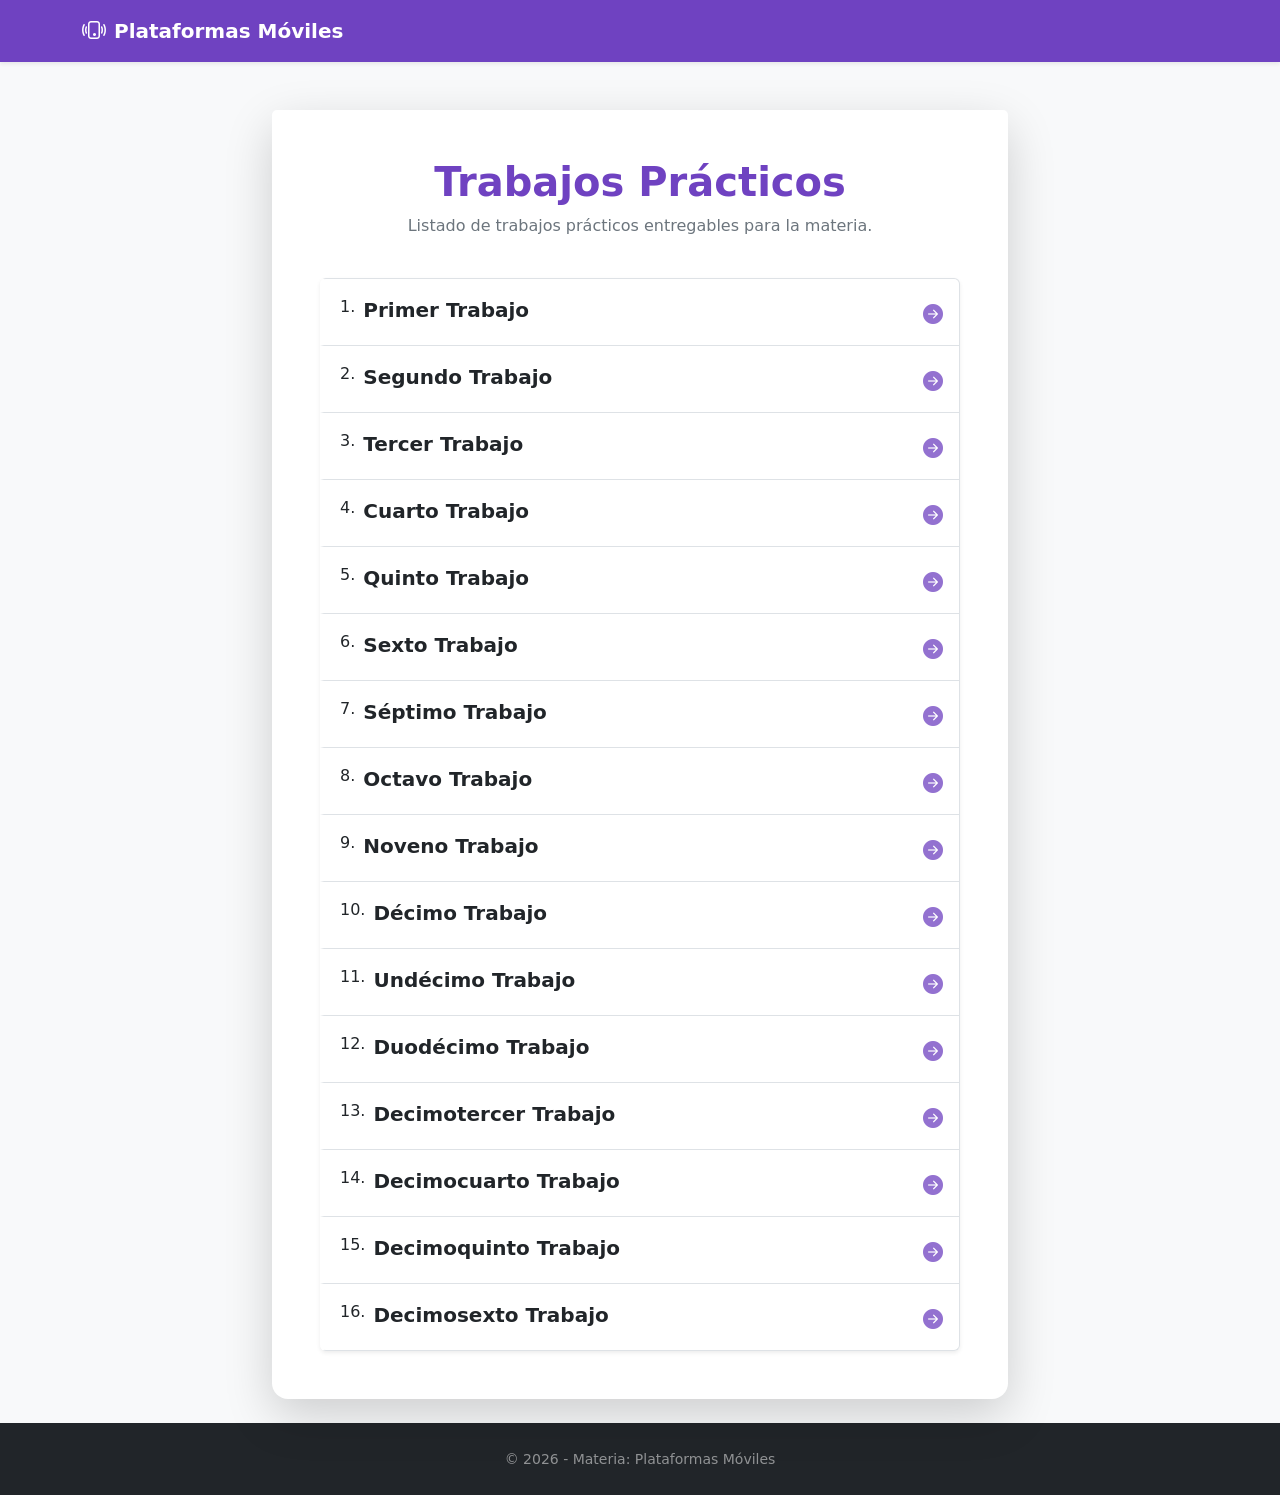
<file: index.html>
<!DOCTYPE html>
<html lang="es">
<head>
    <meta charset="UTF-8">
    <meta name="viewport" content="width=device-width, initial-scale=1.0">
    <title>Plataformas Móviles - Trabajos Prácticos</title>
    
    <!-- Bootstrap 5 CSS -->
    <link href="https://cdn.jsdelivr.net/npm/bootstrap@5.3.3/dist/css/bootstrap.min.css" rel="stylesheet" integrity="sha384-QWTKZyjpPEjISv5WaRU9OFeRpok6YctnYmDr5pNlyT2bRjXh0JMhjY6hW+ALEwIH" crossorigin="anonymous">
    
    <!-- Bootstrap Icons -->
    <link rel="stylesheet" href="https://cdn.jsdelivr.net/npm/bootstrap-icons@1.11.3/font/bootstrap-icons.min.css">
    
    <style>
        body {
            background-color: #f8f9fa;
            display: flex;
            flex-direction: column;
            min-height: 100vh;
        }
        main {
            flex: 1;
        }
        .list-group-item {
            transition: all 0.3s ease;
            border-left: 4px solid transparent;
        }
        .list-group-item:hover {
            background-color: #e9ecef;
            transform: translateX(5px);
            z-index: 1;
        }
        .card {
            border-radius: 1rem;
        }

        /* Estilo Violeta Personalizado */
        .navbar { background-color: #6f42c1 !important; }
        .text-primary { color: #6f42c1 !important; }
        .list-group-item:hover { border-left: 4px solid #6f42c1 !important; }
        .bi-arrow-right-circle-fill { color: #6f42c1 !important; }
    </style>
</head>
<body>

    <!-- Navbar superior -->
    <nav class="navbar navbar-expand-lg navbar-dark shadow-sm mb-4">
        <div class="container">
            <a class="navbar-brand d-flex align-items-center" href="#">
                <i class="bi bi-phone-vibrate fs-4 me-2"></i>
                <span class="fw-semibold">Plataformas Móviles</span>
            </a>
        </div>
    </nav>

    <main class="container py-4">
        <div class="row justify-content-center">
            <div class="col-md-10 col-lg-8">
                
                <!-- Tarjeta central -->
                <div class="card shadow-lg border-0">
                    <div class="card-header bg-white border-bottom-0 pt-5 pb-0 text-center">
                        <h1 class="text-primary fw-bold mb-2">Trabajos Prácticos</h1>
                        <p class="text-secondary">Listado de trabajos prácticos entregables para la materia.</p>
                    </div>
                    
                    <div class="card-body p-4 p-md-5 pt-md-4">
                        
                        <!-- Lista de TPs -->
                        <div class="list-group list-group-numbered shadow-sm">
                            <a href="tp-1/index.html" class="list-group-item list-group-item-action d-flex justify-content-between align-items-start py-3">
                                <div class="ms-2 me-auto"><div class="fw-bold text-dark fs-5">Primer Trabajo</div></div>
                                <i class="bi bi-arrow-right-circle-fill fs-5 mt-1 opacity-75"></i>
                            </a>
                            <a href="tp-2/index.html" class="list-group-item list-group-item-action d-flex justify-content-between align-items-start py-3">
                                <div class="ms-2 me-auto"><div class="fw-bold text-dark fs-5">Segundo Trabajo</div></div>
                                <i class="bi bi-arrow-right-circle-fill fs-5 mt-1 opacity-75"></i>
                            </a>
                            <a href="tp-3/index.html" class="list-group-item list-group-item-action d-flex justify-content-between align-items-start py-3">
                                <div class="ms-2 me-auto"><div class="fw-bold text-dark fs-5">Tercer Trabajo</div></div>
                                <i class="bi bi-arrow-right-circle-fill fs-5 mt-1 opacity-75"></i>
                            </a>
                            <a href="tp-4/index.html" class="list-group-item list-group-item-action d-flex justify-content-between align-items-start py-3">
                                <div class="ms-2 me-auto"><div class="fw-bold text-dark fs-5">Cuarto Trabajo</div></div>
                                <i class="bi bi-arrow-right-circle-fill fs-5 mt-1 opacity-75"></i>
                            </a>
                            <a href="tp-5/index.html" class="list-group-item list-group-item-action d-flex justify-content-between align-items-start py-3">
                                <div class="ms-2 me-auto"><div class="fw-bold text-dark fs-5">Quinto Trabajo</div></div>
                                <i class="bi bi-arrow-right-circle-fill fs-5 mt-1 opacity-75"></i>
                            </a>
                            <a href="tp-6/index.html" class="list-group-item list-group-item-action d-flex justify-content-between align-items-start py-3">
                                <div class="ms-2 me-auto"><div class="fw-bold text-dark fs-5">Sexto Trabajo</div></div>
                                <i class="bi bi-arrow-right-circle-fill fs-5 mt-1 opacity-75"></i>
                            </a>
                            <a href="tp-7/index.html" class="list-group-item list-group-item-action d-flex justify-content-between align-items-start py-3">
                                <div class="ms-2 me-auto"><div class="fw-bold text-dark fs-5">Séptimo Trabajo</div></div>
                                <i class="bi bi-arrow-right-circle-fill fs-5 mt-1 opacity-75"></i>
                            </a>
                            <a href="tp-8/index.html" class="list-group-item list-group-item-action d-flex justify-content-between align-items-start py-3">
                                <div class="ms-2 me-auto"><div class="fw-bold text-dark fs-5">Octavo Trabajo</div></div>
                                <i class="bi bi-arrow-right-circle-fill fs-5 mt-1 opacity-75"></i>
                            </a>
                            <a href="tp-9/index.html" class="list-group-item list-group-item-action d-flex justify-content-between align-items-start py-3">
                                <div class="ms-2 me-auto"><div class="fw-bold text-dark fs-5">Noveno Trabajo</div></div>
                                <i class="bi bi-arrow-right-circle-fill fs-5 mt-1 opacity-75"></i>
                            </a>
                            <a href="tp-10/index.html" class="list-group-item list-group-item-action d-flex justify-content-between align-items-start py-3">
                                <div class="ms-2 me-auto"><div class="fw-bold text-dark fs-5">Décimo Trabajo</div></div>
                                <i class="bi bi-arrow-right-circle-fill fs-5 mt-1 opacity-75"></i>
                            </a>
                            <a href="tp-11/index.html" class="list-group-item list-group-item-action d-flex justify-content-between align-items-start py-3">
                                <div class="ms-2 me-auto"><div class="fw-bold text-dark fs-5">Undécimo Trabajo</div></div>
                                <i class="bi bi-arrow-right-circle-fill fs-5 mt-1 opacity-75"></i>
                            </a>
                            <a href="tp-12/index.html" class="list-group-item list-group-item-action d-flex justify-content-between align-items-start py-3">
                                <div class="ms-2 me-auto"><div class="fw-bold text-dark fs-5">Duodécimo Trabajo</div></div>
                                <i class="bi bi-arrow-right-circle-fill fs-5 mt-1 opacity-75"></i>
                            </a>
                            <a href="tp-13/index.html" class="list-group-item list-group-item-action d-flex justify-content-between align-items-start py-3">
                                <div class="ms-2 me-auto"><div class="fw-bold text-dark fs-5">Decimotercer Trabajo</div></div>
                                <i class="bi bi-arrow-right-circle-fill fs-5 mt-1 opacity-75"></i>
                            </a>
                            <a href="tp-14/index.html" class="list-group-item list-group-item-action d-flex justify-content-between align-items-start py-3">
                                <div class="ms-2 me-auto"><div class="fw-bold text-dark fs-5">Decimocuarto Trabajo</div></div>
                                <i class="bi bi-arrow-right-circle-fill fs-5 mt-1 opacity-75"></i>
                            </a>
                            <a href="tp-15/index.html" class="list-group-item list-group-item-action d-flex justify-content-between align-items-start py-3">
                                <div class="ms-2 me-auto"><div class="fw-bold text-dark fs-5">Decimoquinto Trabajo</div></div>
                                <i class="bi bi-arrow-right-circle-fill fs-5 mt-1 opacity-75"></i>
                            </a>
                            <a href="tp-16/index.html" class="list-group-item list-group-item-action d-flex justify-content-between align-items-start py-3 rounded-bottom">
                                <div class="ms-2 me-auto"><div class="fw-bold text-dark fs-5">Decimosexto Trabajo</div></div>
                                <i class="bi bi-arrow-right-circle-fill fs-5 mt-1 opacity-75"></i>
                            </a>
                        </div>
                        
                    </div>
                </div>
                
            </div>
        </div>
    </main>

    <footer class="bg-dark text-white text-center py-4 mt-auto">
        <div class="container">
            <p class="mb-0 text-white-50"><small>&copy; 2026 - Materia: Plataformas Móviles</small></p>
        </div>
    </footer>

    <script src="https://cdn.jsdelivr.net/npm/bootstrap@5.3.3/dist/js/bootstrap.bundle.min.js" integrity="sha384-YvpcrYf0tY3lHB60NNkmxc5s9fDVZLESaAA55NDzOxhy9GkcIdslK1eN7N6jIeHz" crossorigin="anonymous"></script>
</body>
</html>
</file>
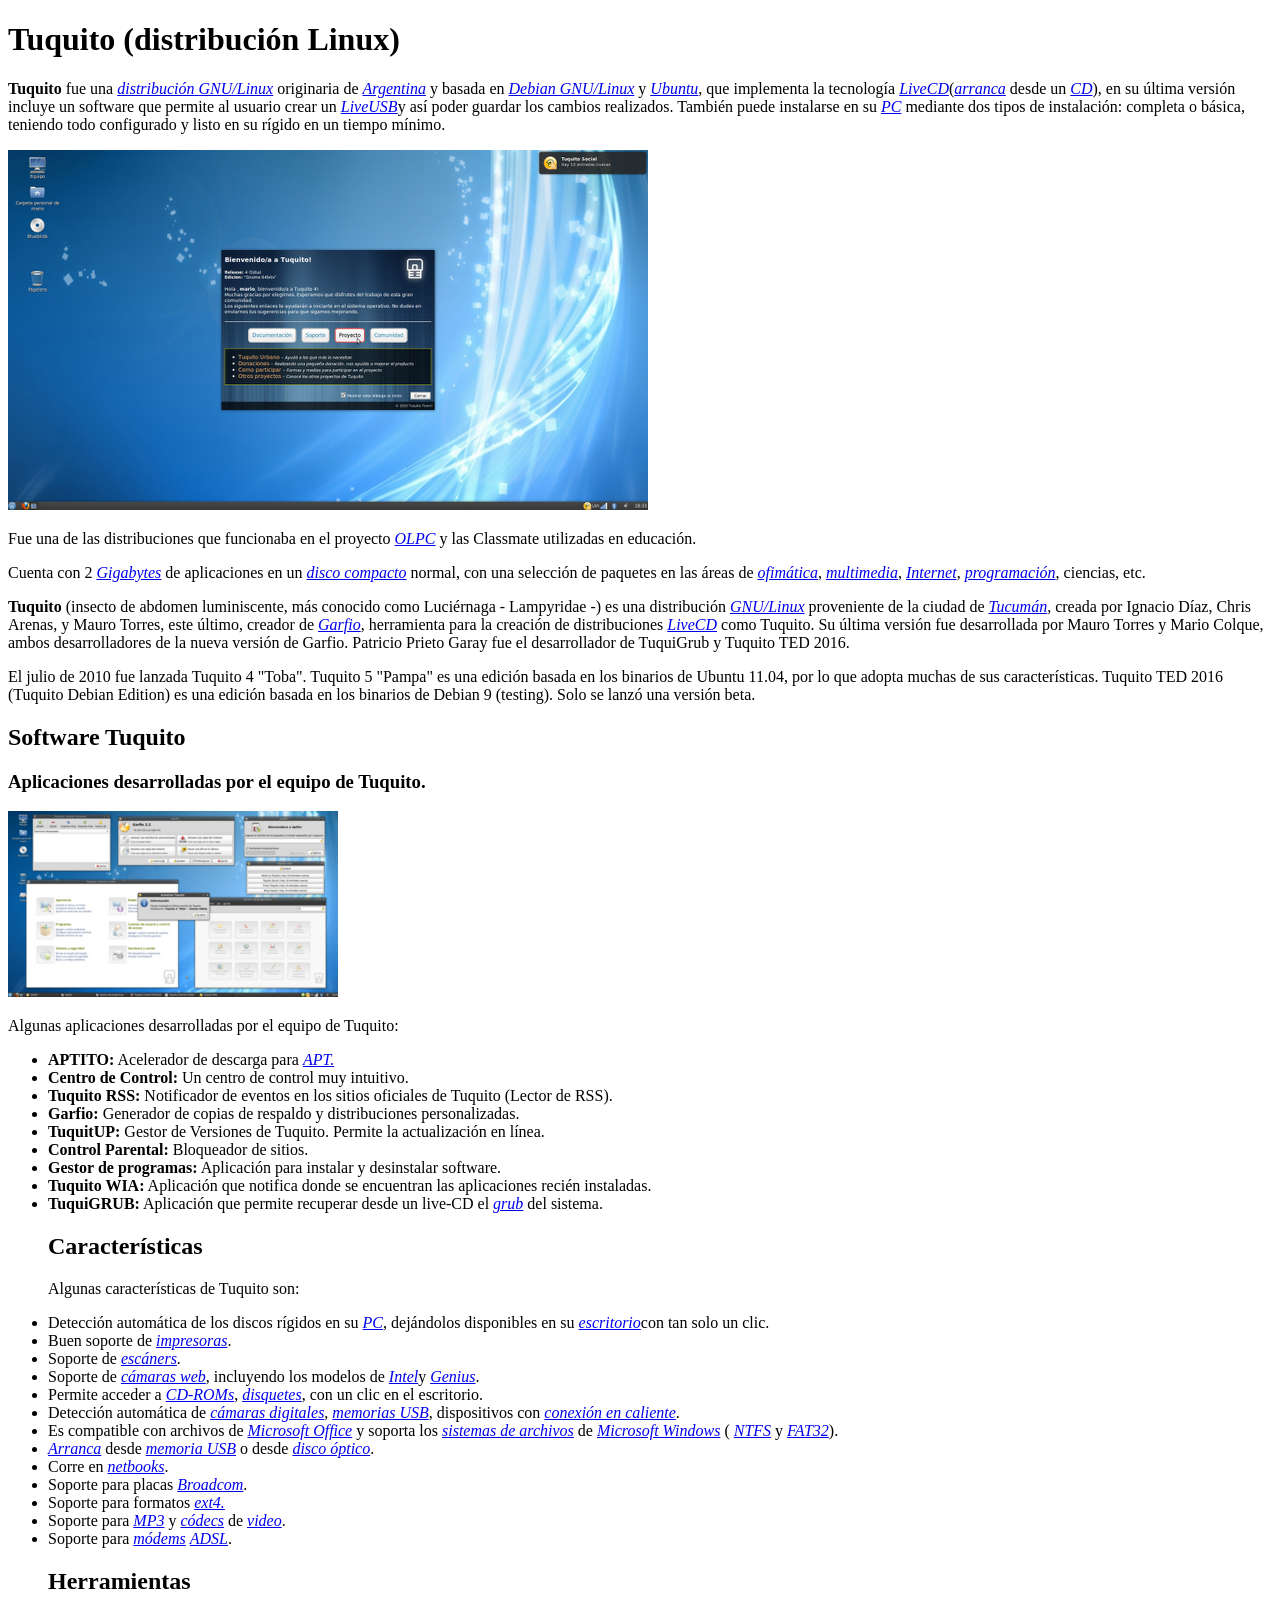
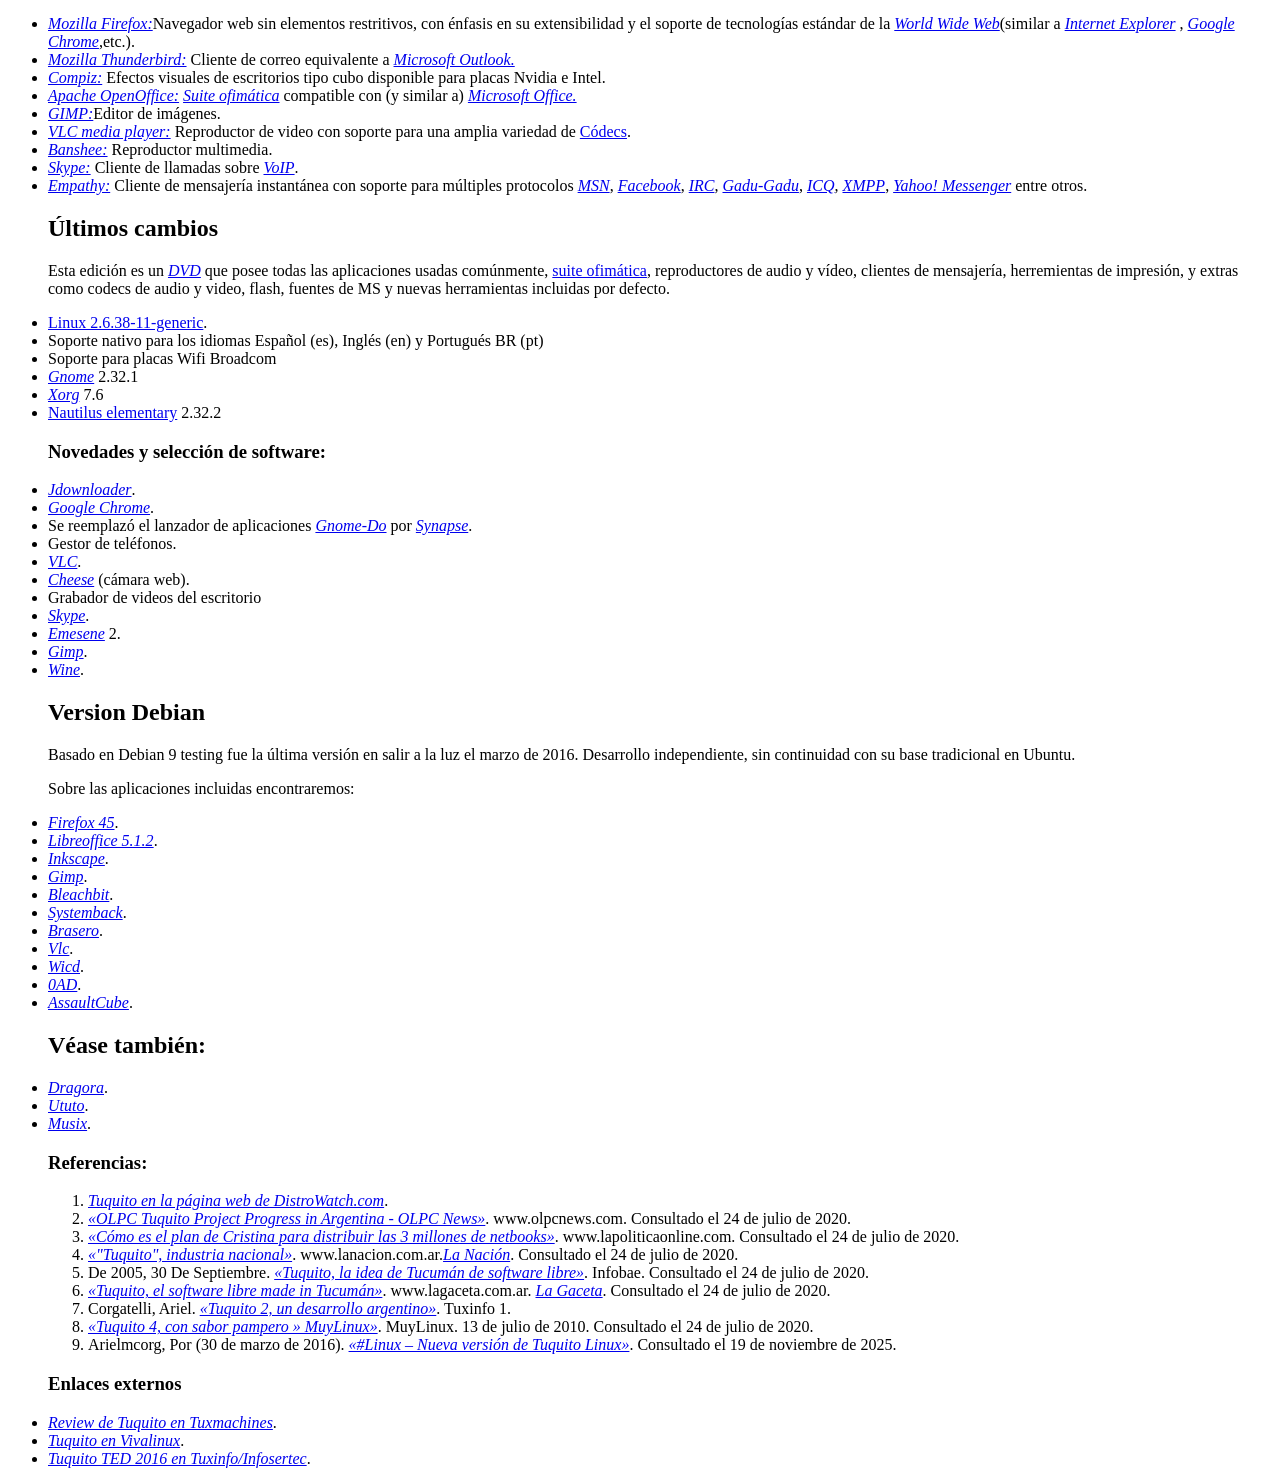
<file: tp-1/index.html>
<!DOCTYPE html>
<html lang="en">
<head>
    <meta charset="UTF-8">
    <meta name="viewport" content="width=device-width, initial-scale=1.0">
    <title>TP-1 HTML</title>
</head>
<body style="background color: white;">
    <h1>Tuquito (distribución Linux)</h1>
    <p>
    <strong>Tuquito</strong> fue una <a href="https://es.wikipedia.org/wiki/Distribuci%C3%B3n_Linux"><em>distribución</em> </a> <a href="https://es.wikipedia.org/wiki/GNU/Linux"><em>GNU/Linux</em></a> originaria de <a href="https://es.wikipedia.org/wiki/Argentina"><em>Argentina</em></a> y basada en <a href="https://es.wikipedia.org/wiki/Debian_GNU/Linux"><em>Debian GNU/Linux</em></a> y <a href="https://es.wikipedia.org/wiki/Ubuntu"><em>Ubuntu</em></a>,
    que implementa la tecnología <a href="https://es.wikipedia.org/wiki/Live_CD"><em>LiveCD</em></a>(<a href="https://es.wikipedia.org/wiki/Arranque_(inform%C3%A1tica)"><em>arranca</em></a> desde un <a href="https://es.wikipedia.org/wiki/Disco_compacto"><em>CD</em></a>), en su última versión incluye un software que permite al usuario crear un <a href="https://es.wikipedia.org/wiki/Live_USB"><em>LiveUSB</em></a>y así poder guardar los cambios realizados. También puede instalarse en su <a href="https://es.wikipedia.org/wiki/Computadora_personal"><em>PC</em></a> mediante dos tipos de instalación: completa o básica, teniendo todo configurado y listo en su rígido en un tiempo mínimo.
    </p>

    <img src="Tuquito4.png" alt="">
     <p>
        Fue una de las distribuciones que funcionaba en el proyecto <a href="https://es.wikipedia.org/wiki/One_Laptop_per_Child"><em> OLPC</em></a> y las Classmate utilizadas en educación.
    </p>
    <p>
        Cuenta con 2 <a href="https://es.wikipedia.org/wiki/Gigabit"><em>Gigabytes</em></a> de aplicaciones en un  <a href="https://es.wikipedia.org/wiki/Disco_compacto"><em>disco compacto</em></a> normal, con una selección de paquetes en las áreas de  <a href="https://es.wikipedia.org/wiki/Ofim%C3%A1tica"><em>ofimática</em></a>, <a href="https://es.wikipedia.org/wiki/Multimedia"><em>multimedia</em></a>, <a href="https://es.wikipedia.org/wiki/Internet"><em>Internet</em></a>, <a href="https://es.wikipedia.org/wiki/Programaci%C3%B3n"><em>programación</em></a>, ciencias, etc.
    </p>
    <p>
    <strong>Tuquito</strong> (insecto de abdomen luminiscente, más conocido como Luciérnaga - Lampyridae -) es una distribución <a href="https://es.wikipedia.org/wiki/GNU/Linux"><em>GNU/Linux</em></a> proveniente de la ciudad de <a href="https://es.wikipedia.org/wiki/Provincia_de_Tucum%C3%A1n"><em>Tucumán</em></a>, creada por Ignacio Díaz, Chris Arenas, y Mauro Torres, este último, creador de <a href="https://web.archive.org/web/20051229025251/http://www.garfio.org.ar/"><em>Garfio</em></a>, herramienta para la creación de distribuciones <a href="https://es.wikipedia.org/wiki/Live_CD"><em>LiveCD</em></a> como Tuquito. Su última versión fue desarrollada por Mauro Torres y Mario Colque, ambos desarrolladores de la nueva versión de Garfio. Patricio Prieto Garay fue el desarrollador de TuquiGrub y Tuquito TED 2016.
    </p>
    <p>
        El julio de 2010 fue lanzada Tuquito 4 "Toba".
    Tuquito 5 "Pampa" es una edición basada en los binarios de Ubuntu 11.04, por lo que adopta muchas de sus características.
    Tuquito TED 2016 (Tuquito Debian Edition) es una edición basada en los binarios de Debian 9 (testing). Solo se lanzó una versión beta.
    </p>
    <h2>Software Tuquito</h2>
    <h3>Aplicaciones desarrolladas por el equipo de Tuquito.</h3>
    <img src="Tuquito_4_Aplicaciones.png" alt="">
    <p> Algunas aplicaciones desarrolladas por el equipo de Tuquito: </p>
        <ul>
  <li><strong>APTITO:</strong> Acelerador de descarga para  <a href="https://es.wikipedia.org/wiki/Advanced_Packaging_Tool"><em>APT.</em></a></li>
  <li><strong>Centro de Control:</strong> Un centro de control muy intuitivo.</li>
  <li><strong>Tuquito RSS:</strong> Notificador de eventos en los sitios oficiales de Tuquito (Lector de RSS).</li>
  <li><strong>Garfio: </strong> Generador de copias de respaldo y distribuciones personalizadas.</li>
  <li><strong>TuquitUP:</strong> Gestor de Versiones de Tuquito. Permite la actualización en línea.</li>
  <li><strong>Control Parental:</strong> Bloqueador de sitios.</li>
  <li><strong>Gestor de programas:</strong> Aplicación para instalar y desinstalar software.</li>
  <li><strong>Tuquito WIA:</strong> Aplicación que notifica donde se encuentran las aplicaciones recién instaladas.</li>
  <li><strong>TuquiGRUB:</strong> Aplicación que permite recuperar desde un live-CD el <a href="https://es.wikipedia.org/wiki/GNU_GRUB"><em>grub</em></a> del sistema.</li>

  <strong><h2>Características</h2></strong>

<p>Algunas características de Tuquito son:</p>

<li>Detección automática de los discos rígidos en su <a href="https://es.wikipedia.org/wiki/Computadora_personal"><em>PC</em></a>, dejándolos disponibles en su <a href="https://es.wikipedia.org/wiki/Entorno_de_escritorio"><em>escritorio</em></a>con tan solo un clic.</li>
<li>Buen soporte de <a href="https://es.wikipedia.org/wiki/Impresora"><em>impresoras</em></a>.</li>
<li>Soporte de <a href="https://es.wikipedia.org/wiki/Esc%C3%A1ner"><em>escáners</em></a>.</li>
<li>Soporte de <a href="https://es.wikipedia.org/wiki/C%C3%A1mara_web"><em>cámaras web</em></a>, incluyendo los modelos de <a href="https://es.wikipedia.org/wiki/Intel"><em>Intel</em></a>y <a href="https://es.wikipedia.org/wiki/Genius"><em>Genius</em></a>.</li>
<li>Permite acceder a <a href="https://es.wikipedia.org/wiki/CD-ROM"><em>CD-ROMs</em></a>, <a href="https://es.wikipedia.org/wiki/Disquete"><em>disquetes</em></a>, con un clic en el escritorio.</li>
<li>Detección automática de <a href="https://es.wikipedia.org/wiki/C%C3%A1mara_digital"><em>cámaras digitales</em></a>, <a href="https://es.wikipedia.org/wiki/Memoria_USB"><em>memorias USB</em></a>, dispositivos con <a href="https://es.wikipedia.org/wiki/Conexi%C3%B3n_en_caliente"><em>conexión en caliente</em></a>.</li>
<li>Es compatible con archivos de <a href="https://es.wikipedia.org/wiki/Microsoft_Office"><em>Microsoft Office</em></a> y soporta los <a href="https://es.wikipedia.org/wiki/Sistema_de_archivos"><em>sistemas de archivos</em></a> de <a href="https://es.wikipedia.org/wiki/Microsoft_Windows"><em>Microsoft Windows</em></a> ( <a href="https://es.wikipedia.org/wiki/NTFS"><em>NTFS</em></a> y <a href="https://es.wikipedia.org/wiki/Tabla_de_asignaci%C3%B3n_de_archivos"><em>FAT32</em></a>).</li>
<li> <a href="https://es.wikipedia.org/wiki/Arranque_(inform%C3%A1tica)"><em>Arranca</em></a> desde <a href="https://es.wikipedia.org/wiki/Memoria_USB"><em>memoria USB</em></a> o desde  <a href="https://es.wikipedia.org/wiki/Disco_%C3%B3ptico"><em>disco óptico</em></a>.</li>
<li>Corre en <a href="https://es.wikipedia.org/wiki/Netbook"><em>netbooks</em></a>.</li>
<li>Soporte para placas <a href="https://es.wikipedia.org/wiki/Broadcom_Inc."><em>Broadcom</em></a>.</li>
<li>Soporte para formatos <a href="https://es.wikipedia.org/wiki/Ext4"><em>ext4.</em></a></li>
<li>Soporte para <a href="https://es.wikipedia.org/wiki/MP3"><em>MP3</em></a> y <a href="https://es.wikipedia.org/wiki/C%C3%B3dec"><em>códecs</em></a> de <a href="https://es.wikipedia.org/wiki/Video"><em>video</em></a>.</li>
<li>Soporte para <a href="https://es.wikipedia.org/wiki/M%C3%B3dem"><em>módems</em></a> <a href="https://es.wikipedia.org/wiki/L%C3%ADnea_de_abonado_digital_asim%C3%A9trica"><em>ADSL</em></a>.</li>

<p><h2>Herramientas</h2></p>

<li><a href="https://es.wikipedia.org/wiki/Mozilla_Firefox"><em>Mozilla Firefox:</em></a>Navegador web sin elementos restritivos, con énfasis en su extensibilidad y el soporte de tecnologías estándar de la <a href="https://es.wikipedia.org/wiki/World_Wide_Web"><em>World Wide Web</em></a>(similar a <a href="https://es.wikipedia.org/wiki/Internet_Explorer"><em>Internet Explorer</em></a> , <a href="https://es.wikipedia.org/wiki/Google_Chrome"><em>Google Chrome</em></a>,etc.).</li>
<li><a href="https://es.wikipedia.org/wiki/Mozilla_Thunderbird"><em>Mozilla Thunderbird:</em></a> Cliente de correo equivalente a  <a href="https://es.wikipedia.org/wiki/Microsoft_Outlook"><em>Microsoft Outlook.</em></a></li>
<li><a href="https://es.wikipedia.org/wiki/Compiz"><em>Compiz:</em></a> Efectos visuales de escritorios tipo cubo disponible para placas Nvidia e Intel.</li>
<li><a href="https://es.wikipedia.org/wiki/Apache_OpenOffice"><em>Apache OpenOffice:</em></a> <a href="https://es.wikipedia.org/wiki/Paquete_de_oficina"><em>Suite ofimática</em></a> compatible con (y similar a) <a href="https://es.wikipedia.org/wiki/Microsoft_Office"><em>Microsoft Office.</em></a></li>
<li><a href="https://es.wikipedia.org/wiki/GIMP"><em>GIMP:</em></a>Editor de imágenes.</li>
<li><a href="https://es.wikipedia.org/wiki/VLC_media_player"><em>VLC media player:</em></a> Reproductor de video con soporte para una amplia variedad de <a href="https://es.wikipedia.org/wiki/C%C3%B3dec">Códecs</a>.</li>
<li><a href="https://es.wikipedia.org/wiki/Banshee_(software)"><em>Banshee:</em></a> Reproductor multimedia.</li>
<li><a href="https://es.wikipedia.org/wiki/Skype"><em>Skype:</em></a> Cliente de llamadas sobre <a href="https://es.wikipedia.org/wiki/Voz_sobre_protocolo_de_internet"><em>VoIP</em></a>.</li>
<li><a href="https://es.wikipedia.org/wiki/Empathy"><em>Empathy:</em></a> Cliente de mensajería instantánea con soporte para múltiples protocolos <a href="https://es.wikipedia.org/wiki/MSN"><em>MSN</em></a>, <a href="https://es.wikipedia.org/wiki/Facebook"><em>Facebook</em></a>, <a href="https://es.wikipedia.org/wiki/Internet_Relay_Chat"><em>IRC</em></a>, <a href="https://es.wikipedia.org/wiki/Gadu-Gadu"><em>Gadu-Gadu</em></a>, <a href="https://es.wikipedia.org/wiki/ICQ"><em>ICQ</em></a>, <a href="https://es.wikipedia.org/wiki/Extensible_Messaging_and_Presence_Protocol"><em>XMPP</em></a>, <a href="https://es.wikipedia.org/wiki/Yahoo!_Messenger"><em>Yahoo! Messenger</em></a> entre otros.</li>

<p><h2>Últimos cambios</h2></p>
<p>Esta edición es un <a href="https://es.wikipedia.org/wiki/DVD"><em>DVD</em></a> que posee todas las aplicaciones usadas comúnmente, <a href="https://es.wikipedia.org/wiki/Paquete_de_oficina">suite ofimática</a>, reproductores de audio y vídeo, clientes de mensajería, herremientas de impresión, y extras como codecs de audio y video, flash, fuentes de MS y nuevas herramientas incluidas por defecto.</p>
<li><a href="https://es.wikipedia.org/wiki/N%C3%BAcleo_Linux">Linux 2.6.38-11-generic</a>.</li>
<li>Soporte nativo para los idiomas Español (es), Inglés (en) y Portugués BR (pt)</li>
<li>Soporte para placas Wifi Broadcom</li>
<li><a href="https://es.wikipedia.org/wiki/GNOME"><em>Gnome</em></a> 2.32.1</li>
<li><a href="https://es.wikipedia.org/wiki/X.Org_Server"><em>Xorg</em></a> 7.6</li>
<li><a href="https://es.wikipedia.org/w/index.php?title=Nautilus_elementary&action=edit&redlink=1">Nautilus elementary</a> 2.32.2</li>

<h3><strong>Novedades y selección de software:</strong></h3> 

<li><a href="https://es.wikipedia.org/wiki/Jdownloader"><em>Jdownloader</em></a>.</li>
<li><a href="https://es.wikipedia.org/wiki/Google_Chrome"><em>Google Chrome</em></a>.</li>
<li>Se reemplazó el lanzador de aplicaciones <a href="https://es.wikipedia.org/w/index.php?title=Gnome-Do&action=edit&redlink=1"><em>Gnome-Do</em></a> por <a href="https://es.wikipedia.org/w/index.php?title=Synapse&action=edit&redlink=1"><em>Synapse</em></a>.</li>
<li>Gestor de teléfonos.</li>
<li><a href="https://es.wikipedia.org/wiki/VLC_media_player"><em>VLC</em></a>.</li>
<li><a href="https://es.wikipedia.org/wiki/Cheese"><em>Cheese</em></a> (cámara web).</li>
<li>Grabador de videos del escritorio</li>
<li><a href="https://es.wikipedia.org/wiki/Skype"><em>Skype</em></a>.</li>
<li><a href="https://es.wikipedia.org/wiki/Emesene"><em>Emesene</em></a> 2.</li>
<li><a href="https://es.wikipedia.org/wiki/GIMP"><em>Gimp</em></a>.</li>
<li><a href="https://es.wikipedia.org/wiki/Wine"><em>Wine</em></a>.</li>

<h2>Version Debian</h2>
<p>Basado en Debian 9 testing fue la última versión en salir a la luz el marzo de 2016. Desarrollo independiente, sin continuidad con su base tradicional en Ubuntu.</p>
<p>Sobre las aplicaciones incluidas encontraremos:</p>

<li><a href="https://es.wikipedia.org/w/index.php?title=Firefox_45&action=edit&redlink=1"><em>Firefox 45</em></a>.</li>
<li><a href="https://es.wikipedia.org/w/index.php?title=Libreoffice_5.1.2&action=edit&redlink=1"><em>Libreoffice 5.1.2</em></a>.</li>
<li><a href="https://es.wikipedia.org/wiki/Inkscape"><em>Inkscape</em></a>.</li>
<li><a href="https://es.wikipedia.org/wiki/GIMP"><em>Gimp</em></a>.</li>
<li><a href="https://es.wikipedia.org/w/index.php?title=Bleachbit&action=edit&redlink=1"><em>Bleachbit</em></a>.</li>
<li><a href="https://es.wikipedia.org/w/index.php?title=Systemback&action=edit&redlink=1"><em>Systemback</em></a>.</li>
<li><a href="https://es.wikipedia.org/wiki/Brasero"><em>Brasero</em></a>.</li>
<li><a href="https://es.wikipedia.org/wiki/VLC"><em>Vlc</em></a>.</li>
<li><a href="https://es.wikipedia.org/wiki/Wicd"><em>Wicd</em></a>.</li>
<li><a href="https://es.wikipedia.org/w/index.php?title=0AD&action=edit&redlink=1"><em>0AD</em></a>.</li>
<li><a href="https://es.wikipedia.org/wiki/AssaultCube"><em>AssaultCube</em></a>.</li>

<h2><strong>Véase también:</strong></h2>
<li><a href="https://es.wikipedia.org/wiki/Dragora"><em>Dragora</em></a>.</li>
<li><a href="https://es.wikipedia.org/wiki/Ututo"><em>Ututo</em></a>.</li>
<li><a href="https://es.wikipedia.org/wiki/Musix"><em>Musix</em></a>.</li>

<h3><strong>Referencias:</strong></h3>

<ol type="1">
 <li><a href="https://distrowatch.com/table.php?distribution=tuquito"><em>Tuquito en la página web de DistroWatch.com</em></a>.</li>
 <li><a href="https://www.olpcnews.com/countries/argentina/olpc_tuquito_project_argentina.html"><em>«OLPC Tuquito Project Progress in Argentina - OLPC News»</em></a>. www.olpcnews.com. Consultado el 24 de julio de 2020.</li>
 <li><a href="https://www.lapoliticaonline.com/nota/nota-64718/"><em>«Cómo es el plan de Cristina para distribuir las 3 millones de netbooks»</em></a>. www.lapoliticaonline.com. Consultado el 24 de julio de 2020.</li>
 <li><a href="https://www.lanacion.com.ar/tecnologia/tuquito-industria-nacional-nid776610/"><em>«"Tuquito", industria nacional»</em></a>. www.lanacion.com.ar.<a href="https://es.wikipedia.org/wiki/La_Naci%C3%B3n_(Buenos_Aires)"><em>La Nación</em></a>. Consultado el 24 de julio de 2020.
 <li>De 2005, 30 De Septiembre. <a href="https://www.infobae.com/2005/09/30/210317-tuquito-la-idea-tucuman-software-libre/"><em>«Tuquito, la idea de Tucumán de software libre»</em></a>. Infobae. Consultado el 24 de julio de 2020.</li>
 <li><a href="https://www.lagaceta.com.ar/nota/126725/informacion-general/tuquito-software-libre-made-in-tucuman.html"><em>«Tuquito, el software libre made in Tucumán»</em></a>. www.lagaceta.com.ar. <a href="https://es.wikipedia.org/wiki/La_Gaceta_(Tucum%C3%A1n)"><em>La Gaceta</em></a>. Consultado el 24 de julio de 2020.</li>
 <li>Corgatelli, Ariel. <a href="https://issuu.com/arielm.corgatelli/docs/tuxinfo1"><em>«Tuquito 2, un desarrollo argentino»</em></a>. Tuxinfo 1.</li>
 <li><a href="https://www.muylinux.com/2010/07/13/tuquito-4-con-sabor-pampero/"><em>«Tuquito 4, con sabor pampero » MuyLinux»</em></a>. MuyLinux. 13 de julio de 2010. Consultado el 24 de julio de 2020.</li>
 <li>Arielmcorg, Por (30 de marzo de 2016). <a href="https://infosertecla.com/2016/03/30/linux-nueva-version-de-tuquito-linux/"><em>«#Linux – Nueva versión de Tuquito Linux»</em></a>. Consultado el 19 de noviembre de 2025.</li>
</ol>
 <h3><strong>Enlaces externos</strong></h3>
<li><a href="https://news.tuxmachines.org/node/7243"><em>Review de Tuquito en Tuxmachines</em></a>.</li>
<li><a href="https://mejorescasinosenlinea.com.ar/"><em>Tuquito en Vivalinux</em></a>.</li>
<li><a href="https://infosertecla.com/2016/03/30/linux-nueva-version-de-tuquito-linux/"><em>Tuquito TED 2016 en Tuxinfo/Infosertec</em></a>.</li>
    
</body>
</html>
</file>
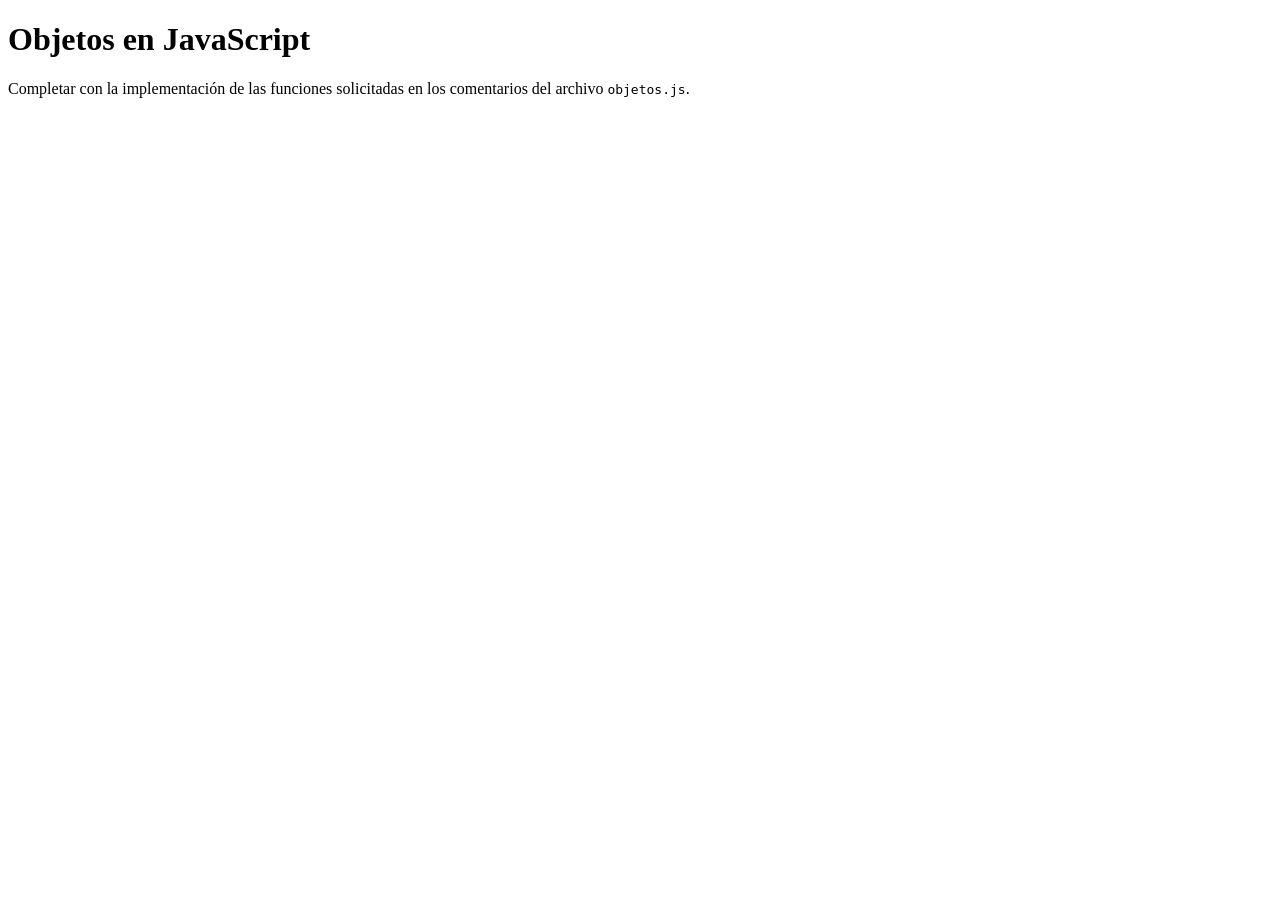
<file: tp-10/index.html>
<!DOCTYPE html>
<html>
<head>
    <meta charset="utf-8">
    <meta name="viewport" content="width=device-width, initial-scale=1">
    <title>Objetos en JavaScript</title>
</head>
<body>
    <h1>Objetos en JavaScript</h1>
    <p>Completar con la implementación de las funciones solicitadas en los comentarios del archivo <code>objetos.js</code>.</p>
    <script src="objetos.js"></script>
</body>
</html>
</file>
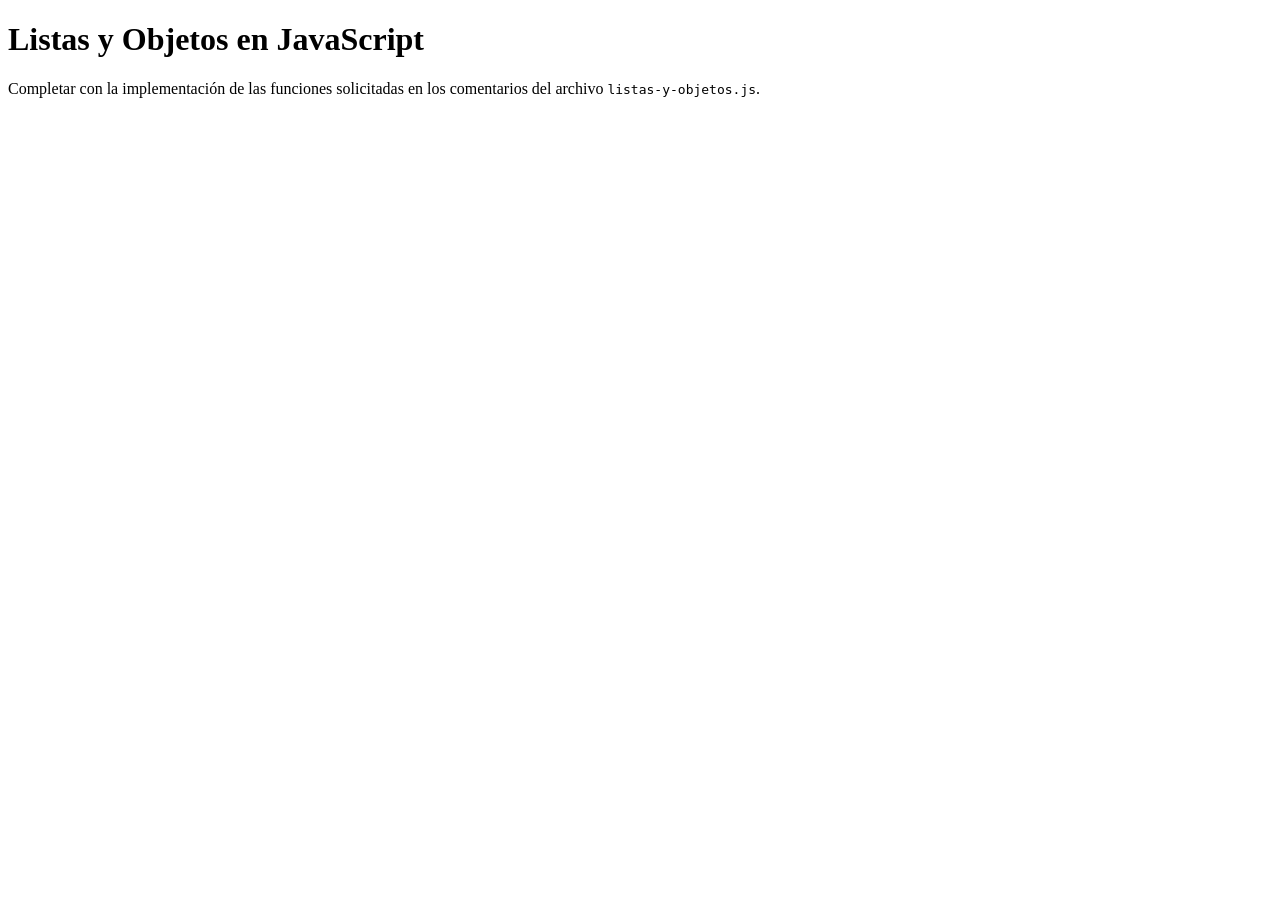
<file: tp-11/index.html>
<!DOCTYPE html>
<html>
<head>
    <meta charset="utf-8">
    <meta name="viewport" content="width=device-width, initial-scale=1">
    <title>Listas y Objetos en JavaScript</title>
</head>
<body>
    <h1>Listas y Objetos en JavaScript</h1>
    <p>Completar con la implementación de las funciones solicitadas en los comentarios del archivo <code>listas-y-objetos.js</code>.</p>
    <script src="listas-y-objetos.js"></script>
</body>
</html>
</file>
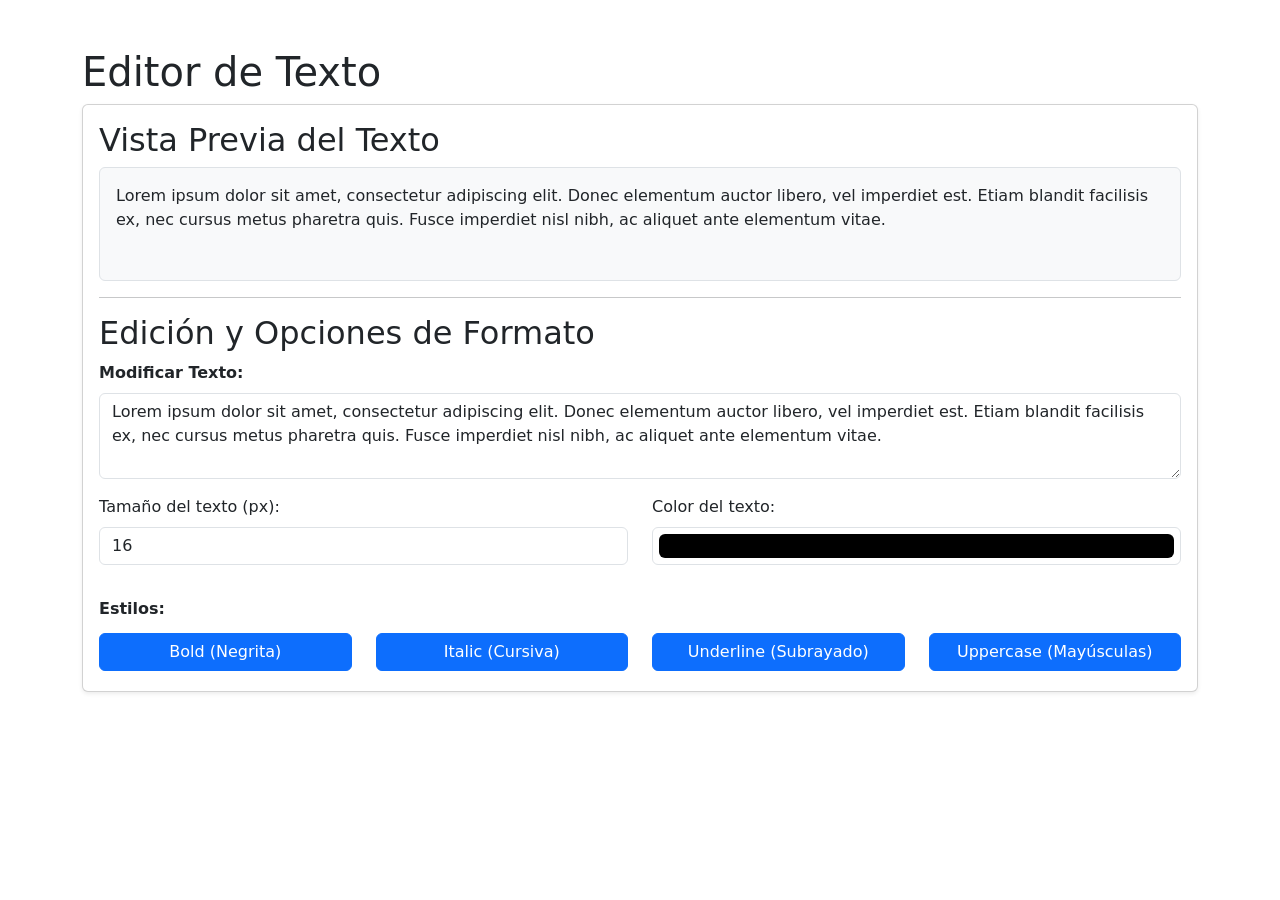
<file: tp-12/index.html>
<!DOCTYPE html>
<html>
<head>
    <meta charset="utf-8">
    <meta name="viewport" content="width=device-width, initial-scale=1">
    <title>Editor de Texto - DOM y JavaScript</title>
    <link href="https://cdn.jsdelivr.net/npm/bootstrap@5.3.6/dist/css/bootstrap.min.css" rel="stylesheet" integrity="sha384-4Q6Gf2aSP4eDXB8Miphtr37CMZZQ5oXLH2yaXMJ2w8e2ZtHTl7GptT4jmndRuHDT" crossorigin="anonymous">
    <style>
        /* Transición suave para los cambios de estilo en el texto */
        #texto {
            transition: all 0.2s ease-in-out;
            min-height: 80px; 
        }
    </style>
</head>
<body>
    <div class="container my-1 my-sm-2 my-md-4 my-lg-5">
        <h1>Editor de Texto</h1>
        <div class="card shadow-sm">
            <div class="card-body">
                
                <h2>Vista Previa del Texto</h2>
                <div class="p-3 mb-3 bg-light border rounded">
                    <!-- Elemento de texto a modificar -->
                    <p class="texto m-0" id="texto">Lorem ipsum dolor sit amet, consectetur adipiscing elit. Donec elementum auctor libero, vel imperdiet est. Etiam blandit facilisis ex, nec cursus metus pharetra quis. Fusce imperdiet nisl nibh, ac aliquet ante elementum vitae.</p>
                </div>
                
                <hr class="hr">

                <h2>Edición y Opciones de Formato</h2>
                
                <!-- Campo de entrada para editar el texto (Consigna 3) -->
                <div class="mb-3">
                    <label for="input-texto" class="form-label fw-bold">Modificar Texto:</label>
                    <textarea id="input-texto" class="form-control" rows="3">Lorem ipsum dolor sit amet, consectetur adipiscing elit. Donec elementum auctor libero, vel imperdiet est. Etiam blandit facilisis ex, nec cursus metus pharetra quis. Fusce imperdiet nisl nibh, ac aliquet ante elementum vitae.</textarea>
                </div>

                <!-- Modificadores de Tamaño y Color (Consigna 5 y Bonus) -->
                <div class="row mb-4">
                    <div class="col-12 col-md-6 mb-2">
                        <label for="input-size" class="form-label">Tamaño del texto (px):</label>
                        <input type="number" id="input-size" class="form-control" value="16" min="10" max="72">
                    </div>
                    <div class="col-12 col-md-6 mb-2">
                        <label for="input-color" class="form-label">Color del texto:</label>
                        <input type="color" id="input-color" class="form-control form-control-color w-100" value="#000000">
                    </div>
                </div>

                <!-- Botones de estilo (Consigna 1, 2 y 4) -->
                <label class="form-label fw-bold">Estilos:</label>
                <div class="row">
                    <div class="col-6 col-md-3 my-1">
                        <button id="btn-negrita" class="btn d-block w-100 btn-primary" data-formato="negrita">
                            Bold (Negrita)
                        </button>
                    </div>
                    <div class="col-6 col-md-3 my-1">
                        <button id="btn-cursiva" class="btn d-block w-100 btn-primary" data-formato="cursiva">
                            Italic (Cursiva)
                        </button>
                    </div>
                    <div class="col-6 col-md-3 my-1">
                        <button id="btn-subrayado" class="btn d-block w-100 btn-primary" data-formato="subrayado">
                            Underline (Subrayado)
                        </button>
                    </div>
                    <!-- Nuevo Botón: Mayúsculas (Consigna 2) -->
                    <div class="col-6 col-md-3 my-1">
                        <button id="btn-mayusculas" class="btn d-block w-100 btn-primary" data-formato="mayusculas">
                            Uppercase (Mayúsculas)
                        </button>
                    </div>
                </div>
            </div>
        </div>
    </div>

    <script src="https://cdn.jsdelivr.net/npm/bootstrap@5.3.6/dist/js/bootstrap.bundle.min.js" integrity="sha384-j1CDi7MgGQ12Z7Qab0qlWQ/Qqz24Gc6BM0thvEMVjHnfYGF0rmFCozFSxQBxwHKO" crossorigin="anonymous"></script>
    <script type="text/javascript">
        
        // Referencias a los elementos del DOM
        const parrafoTexto = document.getElementById('texto');
        const inputTexto = document.getElementById('input-texto');
        const inputSize = document.getElementById('input-size');
        const inputColor = document.getElementById('input-color');

        /**
         * Funcionalidad para editar el texto en tiempo real.
         */
        inputTexto.addEventListener('input', (e) => {
            parrafoTexto.textContent = e.target.value;
        });

        /**
         * Funcionalidad para modificar el tamaño del texto.
         */
        inputSize.addEventListener('input', (e) => {
            parrafoTexto.style.fontSize = e.target.value + 'px';
        });

        /**
         * Funcionalidad para modificar el color del texto.
         */
        inputColor.addEventListener('input', (e) => {
            parrafoTexto.style.color = e.target.value;
        });

        /**
         * Función auxiliar para cambiar el color del botón indicando su estado activo/inactivo
         */
        function alternarEstadoBoton(botonId, estaActivo) {
            const boton = document.getElementById(botonId);
            if (estaActivo) {
                boton.classList.replace('btn-primary', 'btn-success');
            } else {
                boton.classList.replace('btn-success', 'btn-primary');
            }
        }

        /**
         * funcionNegrita()
         */
        function funcionNegrita() {
            // Verifica si ya está en bold
            const esNegrita = parrafoTexto.style.fontWeight === 'bold';
            parrafoTexto.style.fontWeight = esNegrita ? 'normal' : 'bold';
            alternarEstadoBoton('btn-negrita', !esNegrita);
        }

        /**
         * funcionCursiva()
         */
        function funcionCursiva() {
            const esCursiva = parrafoTexto.style.fontStyle === 'italic';
            parrafoTexto.style.fontStyle = esCursiva ? 'normal' : 'italic';
            alternarEstadoBoton('btn-cursiva', !esCursiva);
        }

        /**
         * funcionSubrayado()
         */
        function funcionSubrayado() {
            const esSubrayado = parrafoTexto.style.textDecoration === 'underline';
            parrafoTexto.style.textDecoration = esSubrayado ? 'none' : 'underline';
            alternarEstadoBoton('btn-subrayado', !esSubrayado);
        }

        /**
         * funcionMayusculas() - Nuevo Estilo Añadido
         */
        function funcionMayusculas() {
            const esMayuscula = parrafoTexto.style.textTransform === 'uppercase';
            parrafoTexto.style.textTransform = esMayuscula ? 'none' : 'uppercase';
            alternarEstadoBoton('btn-mayusculas', !esMayuscula);
        }

        function handlerBoton(e) {
            // Obtiene el valor del atributo "data-formato" del botón que disparó el evento
            const funcionBoton = e.target.dataset.formato;
            
            switch (funcionBoton) {
                case 'negrita':
                    funcionNegrita();
                    break;
                case 'cursiva':
                    funcionCursiva();
                    break;
                case 'subrayado':
                    funcionSubrayado();
                    break;
                case 'mayusculas':
                    funcionMayusculas();
                    break;
            }
        }

        // Se asigna el listener a todos los botones que tienen la clase .btn y el atributo data-formato
        document.querySelectorAll('button[data-formato]').forEach(e => e.addEventListener('click', handlerBoton));
        
    </script>
</body>
</html>
</file>
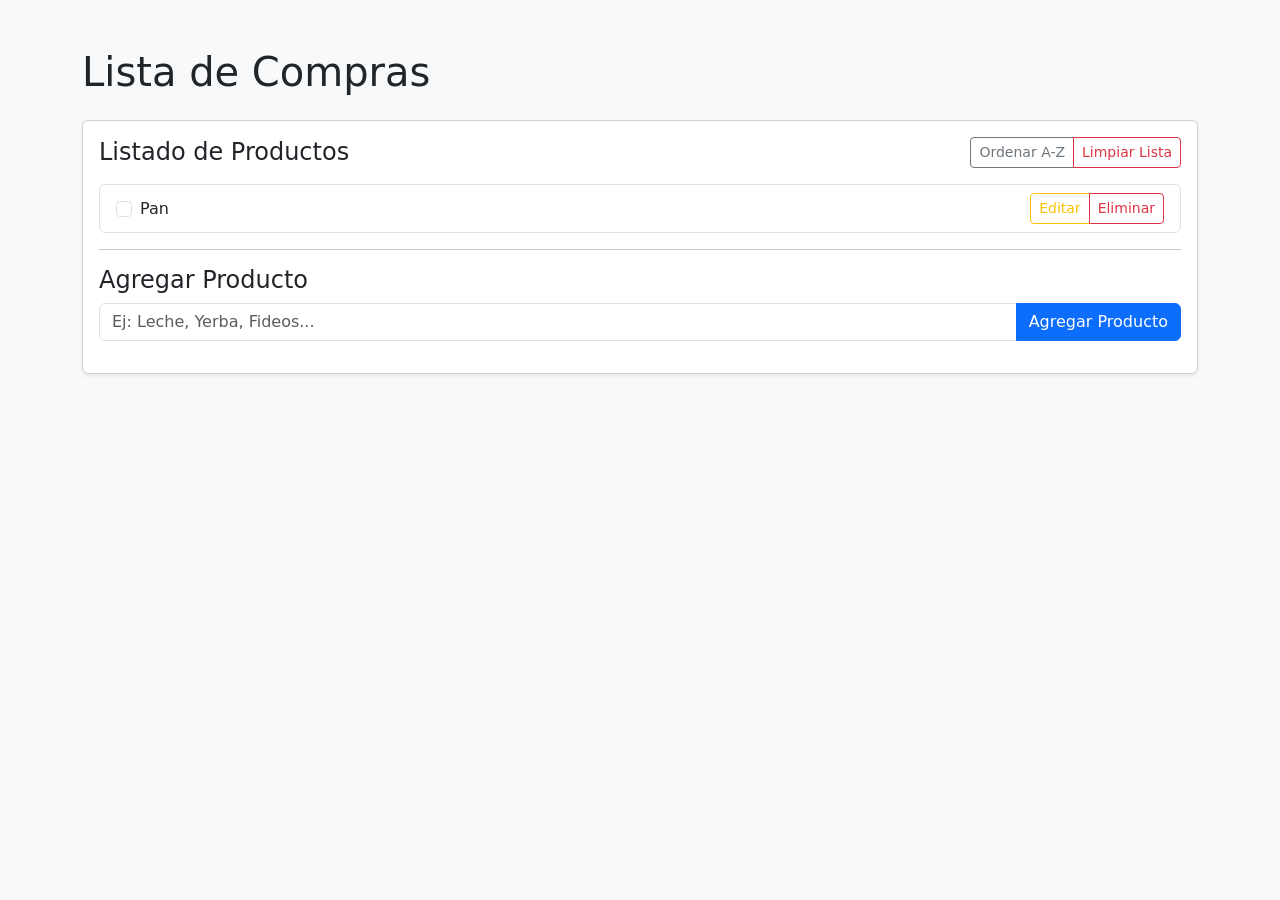
<file: tp-13/index.html>
<!DOCTYPE html>
<html lang="es">
<head>
    <meta charset="utf-8">
    <meta name="viewport" content="width=device-width, initial-scale=1">
    <title>Lista de Compras - DOM y JavaScript</title>
    <link href="https://cdn.jsdelivr.net/npm/bootstrap@5.3.6/dist/css/bootstrap.min.css" rel="stylesheet" integrity="sha384-4Q6Gf2aSP4eDXB8Miphtr37CMZZQ5oXLH2yaXMJ2w8e2ZtHTl7GptT4jmndRuHDT" crossorigin="anonymous">
</head>
<body class="bg-light">
    <div class="container my-1 my-sm-2 my-md-4 my-lg-5">
        <h1 class="mb-4">Lista de Compras</h1>
        <div class="card shadow-sm">
            <div class="card-body">
                <div class="d-flex flex-wrap justify-content-between align-items-center mb-3 gap-2">
                    <h2 class="h4 mb-0">Listado de Productos</h2>
                    <!-- Botones de Ordenar y Limpiar -->
                    <div class="btn-group" role="group">
                        <button type="button" id="btn-ordenar" class="btn btn-outline-secondary btn-sm">Ordenar A-Z</button>
                        <button type="button" id="btn-limpiar" class="btn btn-outline-danger btn-sm">Limpiar Lista</button>
                    </div>
                </div>
                
                <ul id="lista-productos" class="list-group mb-3">
                    <!-- Los productos se renderizan dinámicamente acá -->
                </ul>

                <hr class="hr">
                
                <h2 class="h4">Agregar Producto</h2>
                <form id="form-producto">
                    <div class="input-group mb-3">
                        <input type="text" class="form-control" placeholder="Ej: Leche, Yerba, Fideos..." aria-label="Nombre del Producto" required>
                        <button class="btn btn-primary" type="submit">Agregar Producto</button>
                    </div>
                </form>
            </div>
        </div>
    </div>

    <script src="https://cdn.jsdelivr.net/npm/bootstrap@5.3.6/dist/js/bootstrap.bundle.min.js" integrity="sha384-j1CDi7MgGQ12Z7Qab0qlWQ/Qqz24Gc6BM0thvEMVjHnfYGF0rmFCozFSxQBxwHKO" crossorigin="anonymous"></script>
    <script type="text/javascript">
        const CLAVE_STORAGE = 'lista_compras_tp13';
        const listaUl = document.getElementById('lista-productos');
        const btnOrdenar = document.getElementById('btn-ordenar');
        const btnLimpiar = document.getElementById('btn-limpiar');

        // Estado de la aplicación: cargamos desde localStorage o iniciamos con "Pan" por defecto
        let productos = JSON.parse(localStorage.getItem(CLAVE_STORAGE)) || [
            { nombre: 'Pan', comprado: false }
        ];

        // Guarda el array actual en localStorage y vuelve a dibujar la lista
        function guardarYRenderizar() {
            localStorage.setItem(CLAVE_STORAGE, JSON.stringify(productos));
            renderizarLista();
        }

        // Dibuja todos los elementos <li> en el DOM
        function renderizarLista() {
            listaUl.innerHTML = '';

            if (productos.length === 0) {
                listaUl.innerHTML = '<li class="list-group-item text-muted text-center">No hay productos en la lista.</li>';
                return;
            }

            productos.forEach((producto, index) => {
                const li = document.createElement('li');
                li.className = 'list-group-item d-flex justify-content-between align-items-center gap-2';

                // Contenedor izquierdo: Checkbox + Nombre
                const divIzquierda = document.createElement('div');
                divIzquierda.className = 'form-check d-flex align-items-center gap-2 mb-0';

                const checkbox = document.createElement('input');
                checkbox.type = 'checkbox';
                checkbox.className = 'form-check-input mt-0';
                checkbox.checked = producto.comprado;
                checkbox.addEventListener('change', () => toggleComprado(index));

                const spanNombre = document.createElement('span');
                spanNombre.textContent = producto.nombre;
                spanNombre.style.cursor = 'pointer';
                if (producto.comprado) {
                    spanNombre.className = 'text-decoration-line-through text-muted';
                }
                // También permite tachar haciendo clic sobre el nombre
                spanNombre.addEventListener('click', () => toggleComprado(index));

                divIzquierda.appendChild(checkbox);
                divIzquierda.appendChild(spanNombre);

                // Contenedor derecho: Botones de Editar y Eliminar
                const divBotones = document.createElement('div');
                divBotones.className = 'btn-group btn-group-sm';

                const btnEditar = document.createElement('button');
                btnEditar.type = 'button';
                btnEditar.className = 'btn btn-outline-warning';
                btnEditar.textContent = 'Editar';
                btnEditar.addEventListener('click', () => editarProducto(index));

                const btnEliminar = document.createElement('button');
                btnEliminar.type = 'button';
                btnEliminar.className = 'btn btn-outline-danger';
                btnEliminar.textContent = 'Eliminar';
                btnEliminar.addEventListener('click', () => eliminarProducto(index));

                divBotones.appendChild(btnEditar);
                divBotones.appendChild(btnEliminar);

                li.appendChild(divIzquierda);
                li.appendChild(divBotones);
                listaUl.appendChild(li);
            });
        }

        // 1. Agregar producto
        function agregarProducto(nombreProducto) {
            const nombreLimpio = nombreProducto.trim();
            if (nombreLimpio === '') return;

            productos.push({
                nombre: nombreLimpio,
                comprado: false
            });
            guardarYRenderizar();
        }

        // 2. Eliminar producto individual
        function eliminarProducto(index) {
            productos.splice(index, 1);
            guardarYRenderizar();
        }

        // 3. Limpiar toda la lista
        function limpiarLista() {
            if (productos.length === 0) return;
            productos = [];
            guardarYRenderizar();
        }

        // 4. Ordenar alfabéticamente (ignorando mayúsculas/minúsculas y tildes)
        function ordenarProductos() {
            productos.sort((a, b) => a.nombre.localeCompare(b.nombre, 'es', { sensitivity: 'base' }));
            guardarYRenderizar();
        }

        // Bonus 1: Editar nombre del producto
        function editarProducto(index) {
            const nombreActual = productos[index].nombre;
            const nuevoNombre = prompt('Editar nombre del producto:', nombreActual);

            if (nuevoNombre !== null && nuevoNombre.trim() !== '') {
                productos[index].nombre = nuevoNombre.trim();
                guardarYRenderizar();
            }
        }

        // Bonus 2: Marcar o desmarcar como comprado
        function toggleComprado(index) {
            productos[index].comprado = !productos[index].comprado;
            guardarYRenderizar();
        }

        // Handler original del formulario
        function handlerFormulario(evento) {
            evento.preventDefault();
            const input = evento.target.querySelector('input');
            const nombreProducto = input.value;
            input.value = "";
            agregarProducto(nombreProducto);
        }

        // Eventos
        document.querySelector('form').addEventListener('submit', handlerFormulario);
        btnOrdenar.addEventListener('click', ordenarProductos);
        btnLimpiar.addEventListener('click', limpiarLista);

        // Renderizado inicial al abrir la página
        renderizarLista();
    </script>
</body>
</html>
</file>
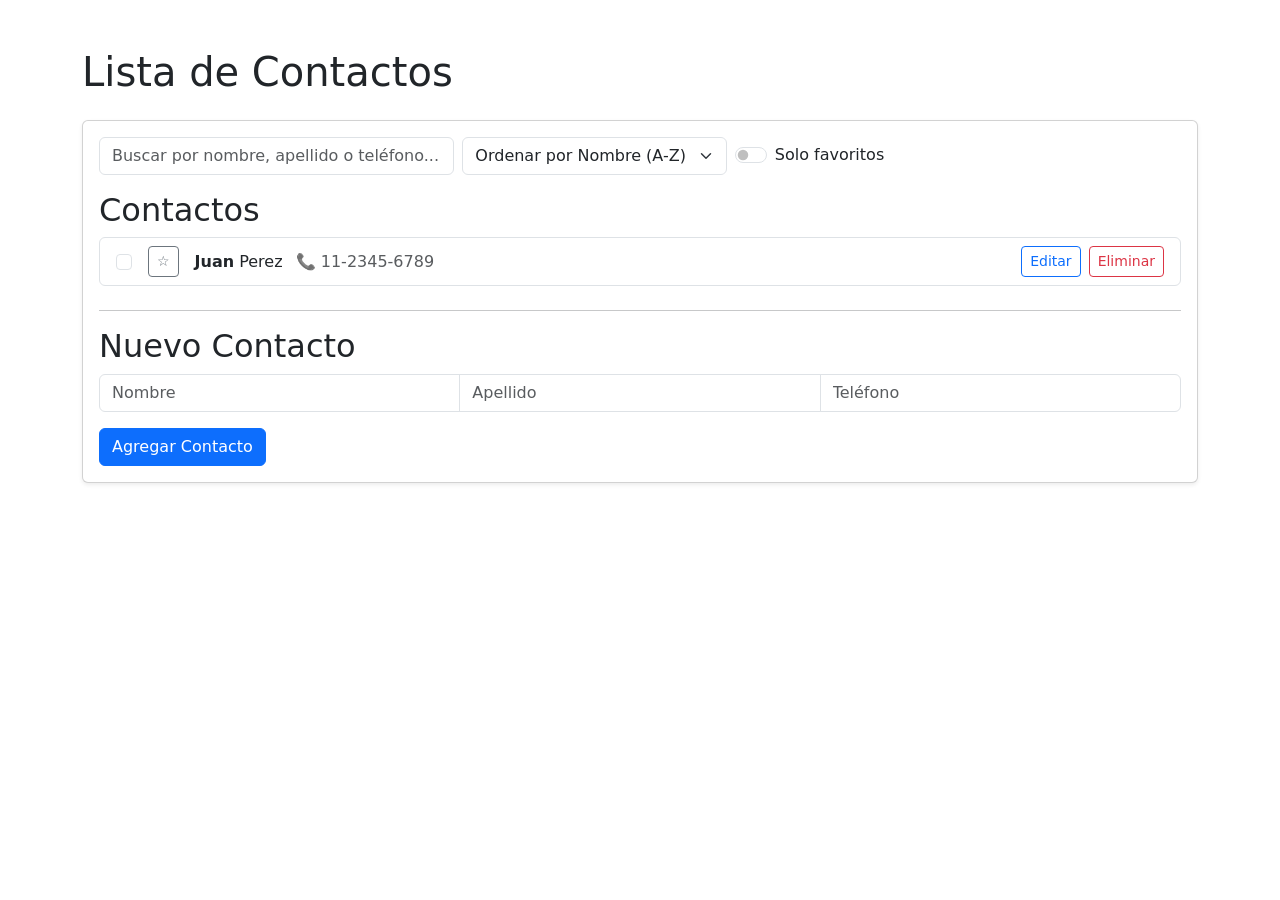
<file: tp-14/index.html>
<!DOCTYPE html>
<html lang="es">
<head>
    <meta charset="utf-8">
    <meta name="viewport" content="width=device-width, initial-scale=1">
    <title>Lista de Contactos - DOM y JavaScript</title>
    <link href="https://cdn.jsdelivr.net/npm/bootstrap@5.3.6/dist/css/bootstrap.min.css" rel="stylesheet" integrity="sha384-4Q6Gf2aSP4eDXB8Miphtr37CMZZQ5oXLH2yaXMJ2w8e2ZtHTl7GptT4jmndRuHDT" crossorigin="anonymous">
</head>
<body>
    <div class="container my-1 my-sm-2 my-md-4 my-lg-5">
        <h1 class="mb-4">Lista de Contactos</h1>
        <div class="card shadow-sm">
            <div class="card-body">
                
                <!-- Barra de herramientas: Buscador, Orden, Filtro Favoritos y Borrado Masivo -->
                <div class="row g-2 mb-3 align-items-center">
                    <div class="col-md-4">
                        <input type="text" id="input-buscador" class="form-control" placeholder="Buscar por nombre, apellido o teléfono...">
                    </div>
                    <div class="col-md-3">
                        <select id="select-orden" class="form-select" aria-label="Ordenar por">
                            <option value="nombre">Ordenar por Nombre (A-Z)</option>
                            <option value="apellido">Ordenar por Apellido (A-Z)</option>
                        </select>
                    </div>
                    <div class="col-md-3">
                        <div class="form-check form-switch">
                            <input class="form-check-input" type="checkbox" role="switch" id="check-solo-favoritos">
                            <label class="form-check-label" for="check-solo-favoritos">Solo favoritos</label>
                        </div>
                    </div>
                    <div class="col-md-2 text-md-end">
                        <button type="button" id="btn-eliminar-seleccionados" class="btn btn-danger btn-sm d-none">
                            Eliminar seleccionados
                        </button>
                    </div>
                </div>

                <h2>Contactos</h2>
                <ul id="lista-contactos" class="list-group mb-4"></ul>

                <hr class="hr">

                <h2 id="titulo-formulario">Nuevo Contacto</h2>
                <form id="form-producto">
                    <div class="input-group mb-3">
                        <input type="text" class="form-control" name="nombre" id="input-nombre" placeholder="Nombre" aria-label="Nombre" required>
                        <input type="text" class="form-control" name="apellido" id="input-apellido" placeholder="Apellido" aria-label="Apellido" required>
                        <input type="tel" class="form-control" name="telefono" id="input-telefono" placeholder="Teléfono" aria-label="Teléfono" required>
                    </div>
                    <div class="d-flex gap-2">
                        <button class="btn btn-primary" type="submit" id="btn-submit">Agregar Contacto</button>
                        <button class="btn btn-secondary d-none" type="button" id="btn-cancelar-edicion">Cancelar</button>
                    </div>
                </form>
            </div>
        </div>
    </div>

    <script src="https://cdn.jsdelivr.net/npm/bootstrap@5.3.6/dist/js/bootstrap.bundle.min.js" integrity="sha384-j1CDi7MgGQ12Z7Qab0qlWQ/Qqz24Gc6BM0thvEMVjHnfYGF0rmFCozFSxQBxwHKO" crossorigin="anonymous"></script>
    <script type="text/javascript">
        let contactos = [
            {
                id: 1,
                nombre: 'Juan',
                apellido: 'Perez',
                telefono: '11-2345-6789',
                favorito: false
            },
        ];

        // Variables de estado de la interfaz
        let ordenActual = 'nombre';
        let soloFavoritos = false;
        let textoBusqueda = '';
        let idEnEdicion = null;
        let seleccionados = new Set();

        /**
         * Agrega un nuevo contacto o actualiza uno existente si está en modo edición.
         */
        function agregarContacto(nombre, apellido, telefono) {
            if (idEnEdicion !== null) {
                const index = contactos.findIndex(c => c.id === idEnEdicion);
                if (index !== -1) {
                    contactos[index].nombre = nombre.trim();
                    contactos[index].apellido = apellido.trim();
                    contactos[index].telefono = telefono.trim();
                }
                cancelarEdicion();
            } else {
                const nuevoContacto = {
                    id: Date.now(), // Identificador único basado en timestamp
                    nombre: nombre.trim(),
                    apellido: apellido.trim(),
                    telefono: telefono.trim(),
                    favorito: false
                };
                contactos.push(nuevoContacto);
            }
            mostrarListado();
        }

        /**
         * Renderiza el listado en el DOM aplicando filtros, búsqueda y orden alfabético.
         */
        function mostrarListado() {
            const listaElement = document.getElementById('lista-contactos');
            listaElement.innerHTML = '';

            // 1. Filtrar por favoritos y por texto de búsqueda
            let contactosFiltrados = contactos.filter(contacto => {
                if (soloFavoritos && !contacto.favorito) {
                    return false;
                }
                if (textoBusqueda !== '') {
                    const termino = textoBusqueda.toLowerCase();
                    const coincideNombre = contacto.nombre.toLowerCase().includes(termino);
                    const coincideApellido = contacto.apellido.toLowerCase().includes(termino);
                    const coincideTelefono = contacto.telefono.toLowerCase().includes(termino);
                    return coincideNombre || coincideApellido || coincideTelefono;
                }
                return true;
            });

            // 2. Ordenar alfabéticamente por nombre o apellido
            contactosFiltrados.sort((a, b) => {
                return a[ordenActual].localeCompare(b[ordenActual], 'es', { sensitivity: 'base' });
            });

            // Mensaje si no hay resultados
            if (contactosFiltrados.length === 0) {
                listaElement.innerHTML = '<li class="list-group-item text-muted">No hay contactos para mostrar.</li>';
                actualizarBotonEliminarMasivo();
                return;
            }

            // 3. Construir cada ítem del listado
            contactosFiltrados.forEach(contacto => {
                const li = document.createElement('li');
                li.className = 'list-group-item d-flex justify-content-between align-items-center flex-wrap gap-2';

                // Izquierda: Checkbox selección múltiple + Botón favorito + Datos
                const infoDiv = document.createElement('div');
                infoDiv.className = 'd-flex align-items-center gap-3';

                const checkbox = document.createElement('input');
                checkbox.type = 'checkbox';
                checkbox.className = 'form-check-input mt-0';
                checkbox.checked = seleccionados.has(contacto.id);
                checkbox.addEventListener('change', () => toggleSeleccion(contacto.id));

                const btnFavorito = document.createElement('button');
                btnFavorito.type = 'button';
                btnFavorito.className = `btn btn-sm ${contacto.favorito ? 'btn-warning' : 'btn-outline-secondary'}`;
                btnFavorito.textContent = contacto.favorito ? '★' : '☆';
                btnFavorito.title = contacto.favorito ? 'Quitar de favoritos' : 'Marcar como favorito';
                btnFavorito.addEventListener('click', () => toggleFavorito(contacto.id));

                const textoSpan = document.createElement('span');
                const nombreMostrado = ordenActual === 'apellido'
                    ? `<strong>${contacto.apellido}</strong>, ${contacto.nombre}`
                    : `<strong>${contacto.nombre}</strong> ${contacto.apellido}`;
                textoSpan.innerHTML = `${nombreMostrado} <span class="text-muted ms-2">📞 ${contacto.telefono}</span>`;

                infoDiv.appendChild(checkbox);
                infoDiv.appendChild(btnFavorito);
                infoDiv.appendChild(textoSpan);

                // Derecha: Botones Editar y Eliminar
                const accionesDiv = document.createElement('div');
                accionesDiv.className = 'd-flex gap-2';

                const btnEditar = document.createElement('button');
                btnEditar.type = 'button';
                btnEditar.className = 'btn btn-outline-primary btn-sm';
                btnEditar.textContent = 'Editar';
                btnEditar.addEventListener('click', () => prepararEdicion(contacto.id));

                const btnEliminar = document.createElement('button');
                btnEliminar.type = 'button';
                btnEliminar.className = 'btn btn-outline-danger btn-sm';
                btnEliminar.textContent = 'Eliminar';
                btnEliminar.addEventListener('click', () => eliminarContacto(contacto.id));

                accionesDiv.appendChild(btnEditar);
                accionesDiv.appendChild(btnEliminar);

                li.appendChild(infoDiv);
                li.appendChild(accionesDiv);
                listaElement.appendChild(li);
            });

            actualizarBotonEliminarMasivo();
        }

        // --- Funciones de gestión ---

        function toggleFavorito(id) {
            const contacto = contactos.find(c => c.id === id);
            if (contacto) {
                contacto.favorito = !contacto.favorito;
                mostrarListado();
            }
        }

        function eliminarContacto(id) {
            contactos = contactos.filter(c => c.id !== id);
            seleccionados.delete(id);
            if (idEnEdicion === id) {
                cancelarEdicion();
            }
            mostrarListado();
        }

        function toggleSeleccion(id) {
            if (seleccionados.has(id)) {
                seleccionados.delete(id);
            } else {
                seleccionados.add(id);
            }
            actualizarBotonEliminarMasivo();
        }

        function actualizarBotonEliminarMasivo() {
            const btnMasivo = document.getElementById('btn-eliminar-seleccionados');
            if (seleccionados.size > 0) {
                btnMasivo.classList.remove('d-none');
                btnMasivo.textContent = `Eliminar (${seleccionados.size})`;
            } else {
                btnMasivo.classList.add('d-none');
            }
        }

        function eliminarSeleccionados() {
            contactos = contactos.filter(c => !seleccionados.has(c.id));
            if (idEnEdicion !== null && seleccionados.has(idEnEdicion)) {
                cancelarEdicion();
            }
            seleccionados.clear();
            mostrarListado();
        }

        function prepararEdicion(id) {
            const contacto = contactos.find(c => c.id === id);
            if (!contacto) return;

            idEnEdicion = id;
            document.getElementById('input-nombre').value = contacto.nombre;
            document.getElementById('input-apellido').value = contacto.apellido;
            document.getElementById('input-telefono').value = contacto.telefono;

            document.getElementById('titulo-formulario').textContent = 'Editar Contacto';
            document.getElementById('btn-submit').textContent = 'Guardar Cambios';
            document.getElementById('btn-submit').classList.replace('btn-primary', 'btn-success');
            document.getElementById('btn-cancelar-edicion').classList.remove('d-none');
        }

        function cancelarEdicion() {
            idEnEdicion = null;
            document.getElementById('form-producto').reset();
            document.getElementById('titulo-formulario').textContent = 'Nuevo Contacto';
            document.getElementById('btn-submit').textContent = 'Agregar Contacto';
            document.getElementById('btn-submit').classList.replace('btn-success', 'btn-primary');
            document.getElementById('btn-cancelar-edicion').classList.add('d-none');
        }

        function handlerFormulario(e) {
            e.preventDefault();
            const inputNombre = e.target.querySelector('#input-nombre');
            const inputApellido = e.target.querySelector('#input-apellido');
            const inputTelefono = e.target.querySelector('#input-telefono');

            const nombre = inputNombre.value;
            const apellido = inputApellido.value;
            const telefono = inputTelefono.value;

            inputNombre.value = "";
            inputApellido.value = "";
            inputTelefono.value = "";

            agregarContacto(nombre, apellido, telefono);
        }

        // --- Event Listeners ---
        document.querySelector('#form-producto').addEventListener('submit', handlerFormulario);
        document.getElementById('btn-cancelar-edicion').addEventListener('click', cancelarEdicion);
        document.getElementById('btn-eliminar-seleccionados').addEventListener('click', eliminarSeleccionados);

        document.getElementById('select-orden').addEventListener('change', (e) => {
            ordenActual = e.target.value;
            mostrarListado();
        });

        document.getElementById('check-solo-favoritos').addEventListener('change', (e) => {
            soloFavoritos = e.target.checked;
            mostrarListado();
        });

        document.getElementById('input-buscador').addEventListener('input', (e) => {
            textoBusqueda = e.target.value;
            mostrarListado();
        });

        // Render inicial al cargar la página
        mostrarListado();
    </script>
</body>
</html>
</file>
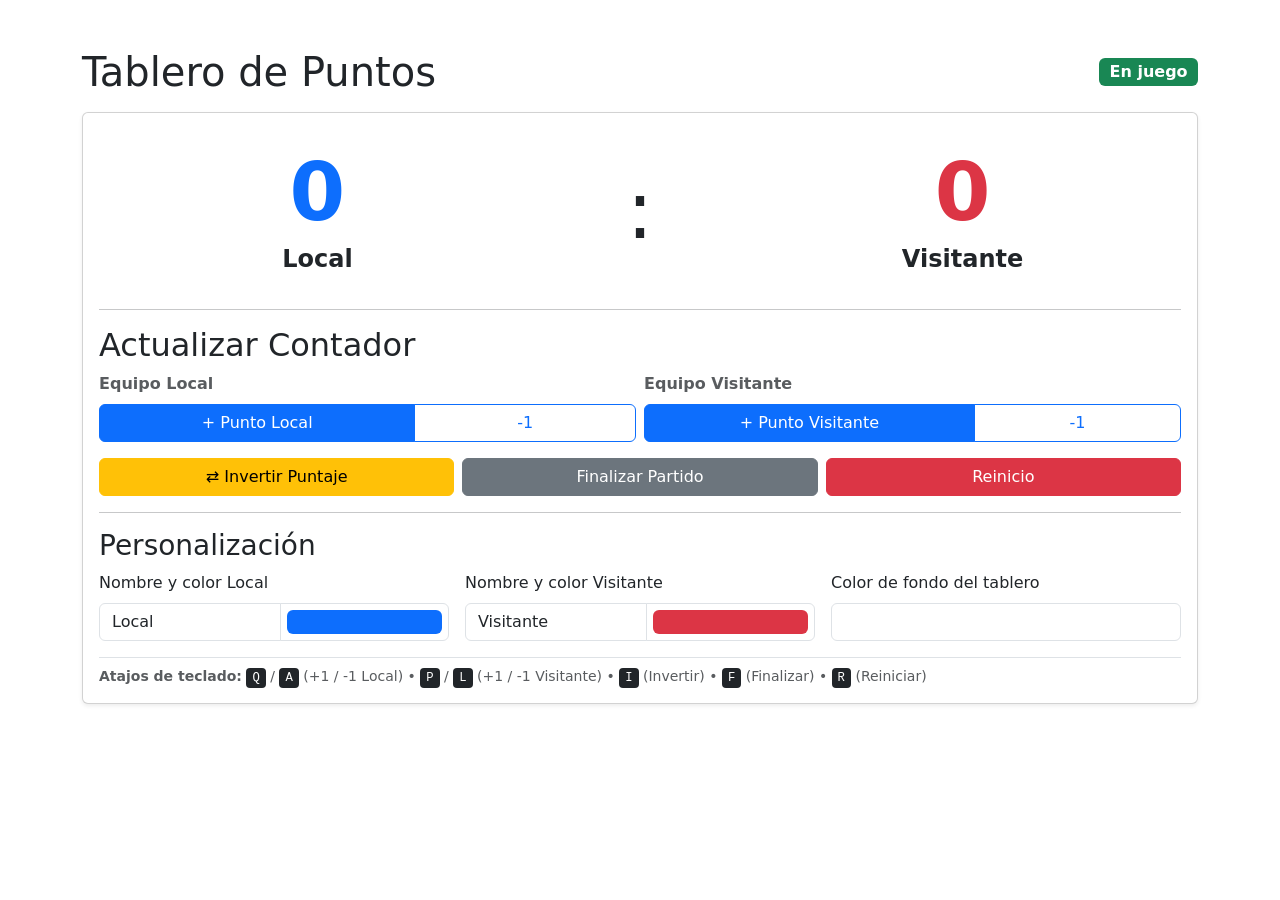
<file: tp-15/index.html>
<!DOCTYPE html>
<html lang="es">
<head>
    <meta charset="utf-8">
    <meta name="viewport" content="width=device-width, initial-scale=1">
    <title>Tablero de Puntos - DOM y JavaScript</title>
    <link href="https://cdn.jsdelivr.net/npm/bootstrap@5.3.6/dist/css/bootstrap.min.css" rel="stylesheet" integrity="sha384-4Q6Gf2aSP4eDXB8Miphtr37CMZZQ5oXLH2yaXMJ2w8e2ZtHTl7GptT4jmndRuHDT" crossorigin="anonymous">
</head>
<body id="cuerpo-pagina">
    <div class="container my-1 my-sm-2 my-md-4 my-lg-5">
        <div class="d-flex justify-content-between align-items-center mb-3">
            <h1 class="m-0">Tablero de Puntos</h1>
            <span id="badge-estado" class="badge bg-success fs-6">En juego</span>
        </div>

        <div class="card shadow-sm" id="tarjeta-tablero">
            <div class="card-body">
                <!-- Marcador Principal -->
                <div class="row text-center align-items-center py-3">
                    <div class="col-5">
                        <span id="puntos-local" class="display-1 fw-bold" style="color: #0d6efd;">0</span>
                        <p id="nombre-local" class="m-0 fs-4 fw-semibold">Local</p>
                    </div>
                    <div class="col-2">
                        <span class="display-1">:</span>
                    </div>
                    <div class="col-5">
                        <span id="puntos-visitante" class="display-1 fw-bold" style="color: #dc3545;">0</span>
                        <p id="nombre-visitante" class="m-0 fs-4 fw-semibold">Visitante</p>
                    </div>
                </div>

                <hr class="hr">

                <!-- Controles de Puntaje (+ y -) -->
                <h2>Actualizar Contador</h2>
                <div class="row g-2 mb-3">
                    <!-- Controles Local -->
                    <div class="col-12 col-md-6">
                        <label class="form-label fw-bold text-muted">Equipo Local</label>
                        <div class="btn-group w-100" role="group">
                            <button type="button" id="btn-sumar-local" class="btn btn-primary btn-puntaje">
                                + Punto Local
                            </button>
                            <button type="button" id="btn-restar-local" class="btn btn-outline-primary btn-puntaje">
                                -1
                            </button>
                        </div>
                    </div>

                    <!-- Controles Visitante -->
                    <div class="col-12 col-md-6">
                        <label class="form-label fw-bold text-muted">Equipo Visitante</label>
                        <div class="btn-group w-100" role="group">
                            <button type="button" id="btn-sumar-visitante" class="btn btn-primary btn-puntaje">
                                + Punto Visitante
                            </button>
                            <button type="button" id="btn-restar-visitante" class="btn btn-outline-primary btn-puntaje">
                                -1
                            </button>
                        </div>
                    </div>
                </div>

                <!-- Acciones del Partido: Invertir, Finalizar, Reinicio -->
                <div class="row g-2">
                    <div class="col-12 col-sm-4">
                        <button type="button" id="btn-invertir" class="btn d-block w-100 btn-warning btn-puntaje">
                            ⇄ Invertir Puntaje
                        </button>
                    </div>
                    <div class="col-12 col-sm-4">
                        <button type="button" id="btn-finalizar" class="btn d-block w-100 btn-secondary">
                            Finalizar Partido
                        </button>
                    </div>
                    <div class="col-12 col-sm-4">
                        <button type="button" id="btn-reiniciar" class="btn d-block w-100 btn-danger">
                            Reinicio
                        </button>
                    </div>
                </div>

                <hr class="hr">

                <!-- Bonus Track: Personalización de Nombres y Colores -->
                <h3>Personalización</h3>
                <div class="row g-3 align-items-end">
                    <div class="col-12 col-md-4">
                        <label for="input-nombre-local" class="form-label">Nombre y color Local</label>
                        <div class="input-group">
                            <input type="text" id="input-nombre-local" class="form-control" value="Local" placeholder="Nombre Local">
                            <input type="color" id="color-local" class="form-control form-control-color" value="#0d6efd" title="Elegir color del equipo local">
                        </div>
                    </div>

                    <div class="col-12 col-md-4">
                        <label for="input-nombre-visitante" class="form-label">Nombre y color Visitante</label>
                        <div class="input-group">
                            <input type="text" id="input-nombre-visitante" class="form-control" value="Visitante" placeholder="Nombre Visitante">
                            <input type="color" id="color-visitante" class="form-control form-control-color" value="#dc3545" title="Elegir color del equipo visitante">
                        </div>
                    </div>

                    <div class="col-12 col-md-4">
                        <label for="color-fondo" class="form-label">Color de fondo del tablero</label>
                        <input type="color" id="color-fondo" class="form-control form-control-color w-100" value="#ffffff" title="Elegir color de fondo">
                    </div>
                </div>

                <!-- Referencia de Atajos de Teclado -->
                <div class="mt-3 pt-2 border-top text-muted small">
                    <strong>Atajos de teclado:</strong>
                    <kbd>Q</kbd> / <kbd>A</kbd> (+1 / -1 Local) &bull;
                    <kbd>P</kbd> / <kbd>L</kbd> (+1 / -1 Visitante) &bull;
                    <kbd>I</kbd> (Invertir) &bull;
                    <kbd>F</kbd> (Finalizar) &bull;
                    <kbd>R</kbd> (Reiniciar)
                </div>
            </div>
        </div>
    </div>

    <script src="https://cdn.jsdelivr.net/npm/bootstrap@5.3.6/dist/js/bootstrap.bundle.min.js" integrity="sha384-j1CDi7MgGQ12Z7Qab0qlWQ/Qqz24Gc6BM0thvEMVjHnfYGF0rmFCozFSxQBxwHKO" crossorigin="anonymous"></script>
    <script type="text/javascript">
        // Estado del partido
        let puntosLocal = 0;
        let puntosVisitante = 0;
        let partidoFinalizado = false;

        // Referencias al DOM
        const spanPuntosLocal = document.getElementById('puntos-local');
        const spanPuntosVisitante = document.getElementById('puntos-visitante');
        const textoNombreLocal = document.getElementById('nombre-local');
        const textoNombreVisitante = document.getElementById('nombre-visitante');
        const badgeEstado = document.getElementById('badge-estado');
        const botonesPuntaje = document.querySelectorAll('.btn-puntaje');

        /**
         * Actualiza los números en pantalla.
         */
        function actualizarMarcador() {
            spanPuntosLocal.textContent = puntosLocal;
            spanPuntosVisitante.textContent = puntosVisitante;
        }

        /**
         * Suma o resta puntos validando que el partido siga activo y no baje de 0.
         */
        function modificarPuntaje(equipo, delta) {
            if (partidoFinalizado) return;

            if (equipo === 'local') {
                puntosLocal = Math.max(0, puntosLocal + delta);
            } else if (equipo === 'visitante') {
                puntosVisitante = Math.max(0, puntosVisitante + delta);
            }
            actualizarMarcador();
        }

        /**
         * Intercambia los puntos entre Local y Visitante usando desestructuración.
         */
        function invertirPuntaje() {
            if (partidoFinalizado) return;

            [puntosLocal, puntosVisitante] = [puntosVisitante, puntosLocal];
            actualizarMarcador();
        }

        /**
         * Finaliza el partido y deshabilita todos los botones que alteran puntos.
         */
        function finalizarPartido() {
            partidoFinalizado = true;
            botonesPuntaje.forEach(btn => btn.disabled = true);
            document.getElementById('btn-finalizar').disabled = true;

            badgeEstado.textContent = 'Finalizado';
            badgeEstado.classList.replace('bg-success', 'bg-dark');
        }

        /**
         * Reinicia los puntos a 0 y vuelve a habilitar los botones.
         */
        function reiniciarTablero() {
            puntosLocal = 0;
            puntosVisitante = 0;
            partidoFinalizado = false;

            botonesPuntaje.forEach(btn => btn.disabled = false);
            document.getElementById('btn-finalizar').disabled = false;

            badgeEstado.textContent = 'En juego';
            badgeEstado.classList.replace('bg-dark', 'bg-success');

            actualizarMarcador();
        }

        // --- Event Listeners de Botones ---
        document.getElementById('btn-sumar-local').addEventListener('click', () => modificarPuntaje('local', 1));
        document.getElementById('btn-restar-local').addEventListener('click', () => modificarPuntaje('local', -1));
        document.getElementById('btn-sumar-visitante').addEventListener('click', () => modificarPuntaje('visitante', 1));
        document.getElementById('btn-restar-visitante').addEventListener('click', () => modificarPuntaje('visitante', -1));
        document.getElementById('btn-invertir').addEventListener('click', invertirPuntaje);
        document.getElementById('btn-finalizar').addEventListener('click', finalizarPartido);
        document.getElementById('btn-reiniciar').addEventListener('click', reiniciarTablero);

        // --- Event Listeners de Personalización (Bonus Track) ---
        document.getElementById('input-nombre-local').addEventListener('input', (e) => {
            textoNombreLocal.textContent = e.target.value.trim() || 'Local';
        });

        document.getElementById('input-nombre-visitante').addEventListener('input', (e) => {
            textoNombreVisitante.textContent = e.target.value.trim() || 'Visitante';
        });

        document.getElementById('color-local').addEventListener('input', (e) => {
            spanPuntosLocal.style.color = e.target.value;
            textoNombreLocal.style.color = e.target.value;
        });

        document.getElementById('color-visitante').addEventListener('input', (e) => {
            spanPuntosVisitante.style.color = e.target.value;
            textoNombreVisitante.style.color = e.target.value;
        });

        document.getElementById('color-fondo').addEventListener('input', (e) => {
            document.getElementById('tarjeta-tablero').style.backgroundColor = e.target.value;
        });

        // --- Event Listener de Atajos de Teclado (Bonus Track) ---
        document.addEventListener('keydown', (e) => {
            // Evita activar atajos mientras el usuario escribe en un campo de texto
            if (e.target.tagName === 'INPUT') return;

            const tecla = e.key.toLowerCase();
            switch (tecla) {
                case 'q':
                    modificarPuntaje('local', 1);
                    break;
                case 'a':
                    modificarPuntaje('local', -1);
                    break;
                case 'p':
                    modificarPuntaje('visitante', 1);
                    break;
                case 'l':
                    modificarPuntaje('visitante', -1);
                    break;
                case 'i':
                    invertirPuntaje();
                    break;
                case 'f':
                    finalizarPartido();
                    break;
                case 'r':
                    reiniciarTablero();
                    break;
            }
        });
    </script>
</body>
</html>
</file>
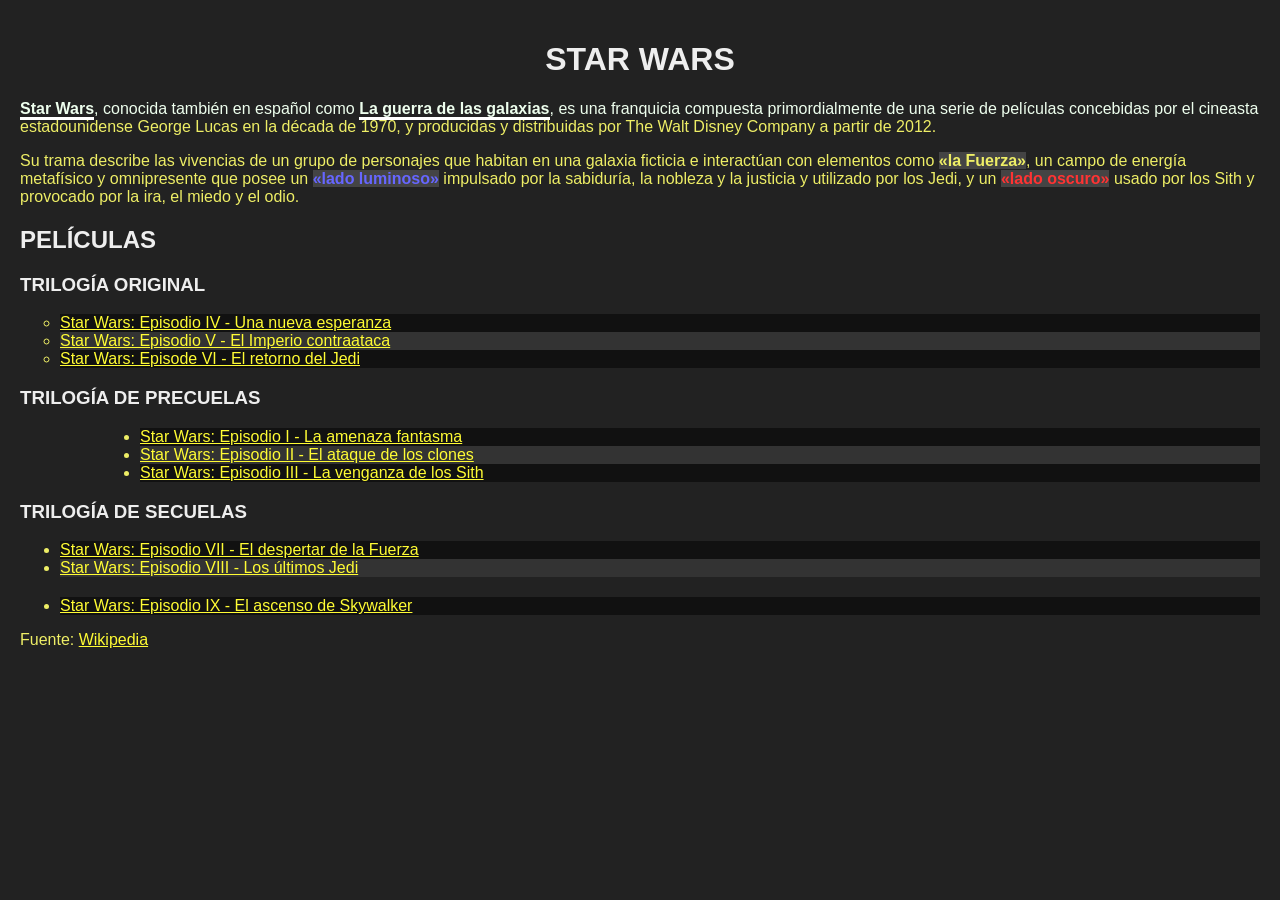
<file: tp-2/index.html>
<!DOCTYPE html>
<html>
<head>
    <meta charset="utf-8">
    <meta name="viewport" content="width=device-width, initial-scale=1">
    <title>TP2 - Selectores CSS</title>
    <link rel="stylesheet" href="styles.css">
</head>
<body>
    <h1>Star Wars</h1>
    <p class="formato"><strong>Star Wars</strong>, conocida también en español como <strong>La guerra de las galaxias</strong>, es una franquicia compuesta primordialmente de una serie de películas concebidas por el cineasta estadounidense George Lucas en la década de 1970, y producidas y distribuidas por <a>The Walt Disney Company</a> a partir de 2012.</p>
    <p>Su trama describe las vivencias de un grupo de personajes que habitan en una galaxia ficticia e interactúan con elementos como <span class="the-force">«la Fuerza»</span>, un campo de energía metafísico y omnipresente que posee un <span class="the-force light-side">«lado luminoso»</span> impulsado por la sabiduría, la nobleza y la justicia y utilizado por los Jedi, y un <span class="the-force dark-side">«lado oscuro»</span> usado por los Sith y provocado por la ira, el miedo y el odio.</p>
    <h2>Películas</h2>
    <h3>Trilogía Original</h3>
    <ul id="og-trilogy" class="movies-list">
        <li><a href="https://es.wikipedia.org/wiki/Star_Wars:_Episodio_IV_-_Una_nueva_esperanza">Star Wars: Episodio IV - Una nueva esperanza</a></li>
        <li><a href="https://es.wikipedia.org/wiki/Star_Wars:_Episodio_V_-_El_Imperio_contraataca">Star Wars: Episodio V - El Imperio contraataca</a></li>
        <li><a href="https://es.wikipedia.org/wiki/Star_Wars:_Episode_VI_-_Return_of_the_Jedi">Star Wars: Episode VI - El retorno del Jedi</a></li>
    </ul>
    <h3>Trilogía de precuelas</h3>
    <ul id="prequel-trilogy" class="movies-list">
        <li><a href="https://es.wikipedia.org/wiki/Star_Wars:_Episodio_I_-_La_amenaza_fantasma">Star Wars: Episodio I - La amenaza fantasma</a></li>
        <li><a href="https://es.wikipedia.org/wiki/Star_Wars:_Episodio_II_-_El_ataque_de_los_clones">Star Wars: Episodio II - El ataque de los clones</a></li>
        <li><a href="https://es.wikipedia.org/wiki/Star_Wars:_Episodio_III_-_La_venganza_de_los_Sith">Star Wars: Episodio III - La venganza de los Sith</a></li>
    </ul>
    <h3>Trilogía de secuelas</h3>
    <ul class="movies-list">
        <li><a href="https://es.wikipedia.org/wiki/Star_Wars:_Episodio_VII_-_El_despertar_de_la_Fuerza">Star Wars: Episodio VII - El despertar de la Fuerza</a></li>
        <li><a href="https://es.wikipedia.org/wiki/Star_Wars:_Episodio_VIII_-_Los_últimos_Jedi">Star Wars: Episodio VIII - Los últimos Jedi</a></li>
        <li><a href="https://es.wikipedia.org/wiki/Star_Wars:_Episodio_IX_-_El_ascenso_de_Skywalker">Star Wars: Episodio IX - El ascenso de Skywalker</a></li>
    </ul>
    <p>Fuente: <a href="https://es.wikipedia.org/wiki/Star_Wars">Wikipedia</a></p>
</body>
</html>
</file>
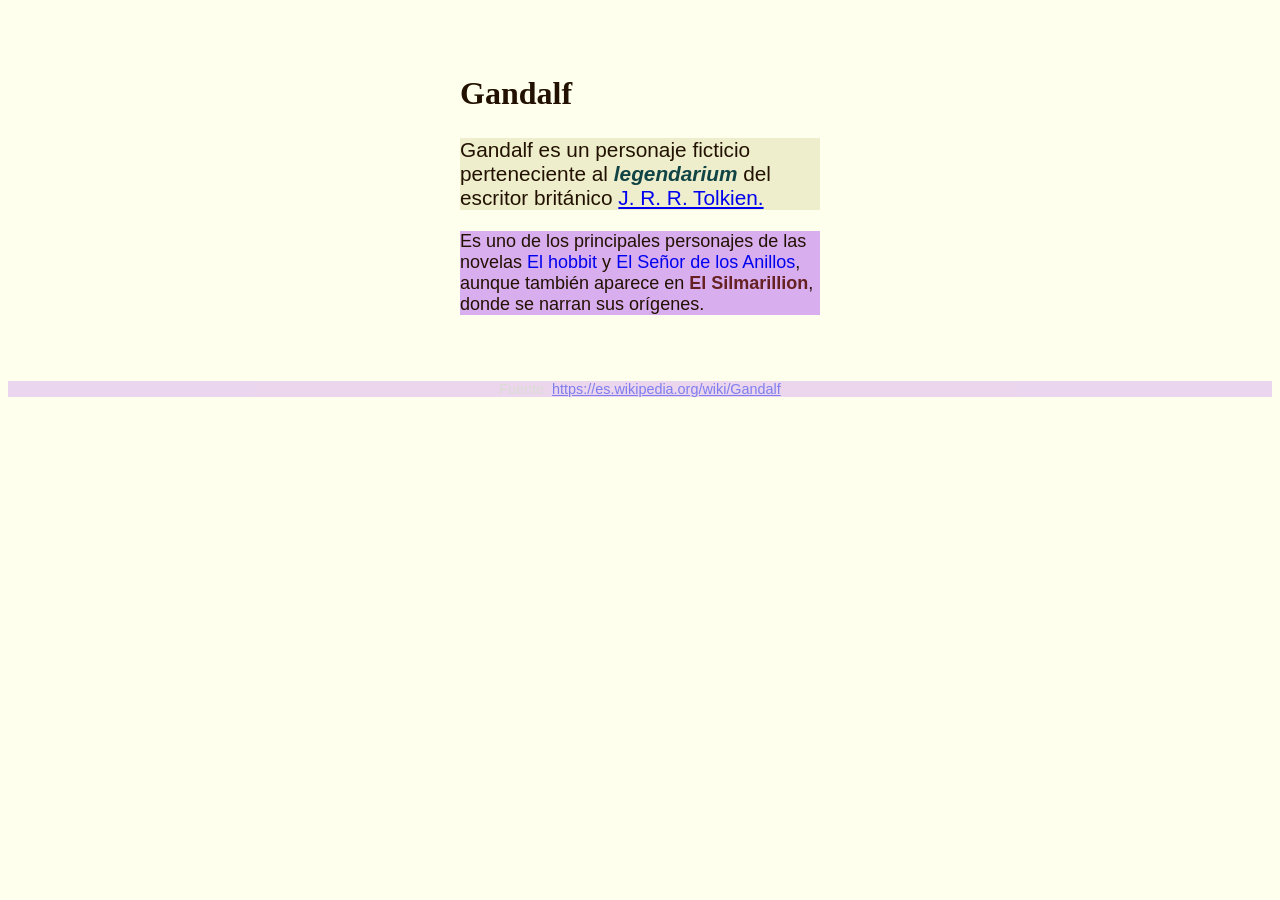
<file: tp-3/index.html>
<!DOCTYPE html>
<html lang="es">
<head>
	<meta charset="utf-8">
	<meta name="viewport" content="width=device-width, initial-scale=1">
	<title>TP3 - Especificidad CSS</title>
	<link rel="stylesheet" type="text/css" href="style.css">
	<style type="text/css">
		body {
			font-size: 18px;
			background-color: #ffe;
			color: #210;
		}

		#contenedor {
			max-width: 40ch;
			margin: 2rem auto;
			padding: 1rem;
		}

		h1 {
			font-size: 2rem;
			text-align: left;
		}

		p {
			font-family: sans-serif;
		}

		#primer-parrafo {
			font-size: 1.3rem;
			background-color: #eec;
		}

		p.importante em {
			font-weight: bold;
			color: #144;
		}

		p.novelas a {
			outline: none;
			text-decoration: none;
		}
		p.novelas a:hover {
			text-decoration: underline;
			background-color: #ccd;
		}

		body p.fuente.parrafo {
			color: #bbb !important;
			font-size: 0.9rem;
			opacity: 50%;
			text-align: center;
		}
	</style>
</head>
<body>
	<article id="contenedor">
		<h1 class="titulo">Gandalf</h1>
		
		<p id="primer-parrafo" class="importante parrafo">
			Gandalf es un personaje ficticio perteneciente al <em>legendarium</em> del escritor británico <a href="https://es.wikipedia.org/wiki/J._R._R._Tolkien">J. R. R. Tolkien.</a>
		</p>
		
		<p class="novelas parrafo">
			Es uno de los principales personajes de las novelas <a href="https://es.wikipedia.org/wiki/El_hobbit">El hobbit</a> y <a href="https://es.wikipedia.org/wiki/El_Señor_de_los_Anillos">El Señor de los Anillos</a>, aunque también aparece en <span class="complicado" style="color: #622">El Silmarillion</span>, donde se narran sus orígenes.
		</p>
	</article>

	<p class="fuente parrafo">
		Fuente: <a href="https://es.wikipedia.org/wiki/Gandalf">https://es.wikipedia.org/wiki/Gandalf</a>
	</p>
</body>
</html>
</file>
<file: tp-2/styles.css>
body{
    background-color: #222;
    color: #ee6;
    padding: 20px;
    margin: 0;
    font-family: Arial, Helvetica, sans-serif;   
}

.p{
    font: 1em sans-serif;
}

h1,h2,h3{
    color: #eee;
    text-transform: uppercase;
}

h1{
    text-align: center;
    
}
h1:hover{
    color: yellow;
}

strong{
    border-bottom-style:inset;
    border-bottom-color: white;
}
.the-force{
    background-color: #444;
    font-weight: bold;
}

.light-side{
    color:#66f;
}

.dark-side{
    color: #f33;
}

#og-trilogy{
    list-style-type: circle;
}

#prequel-trilogy {
    margin-left: 80px; 
}

.movies-list:last-of-type li:last-child{
 margin-top: 20px;
} 

.movies-list li:nth-child(odd){
    background-color: #111;
}

.movies-list li:nth-child(even){
    background-color: #333;
}

p:first-of-type::first-line{
    color: #efe;
}


a:link{
    color: #fffc34;
}
a:visited{
    color: #808080;
}
</file>
<file: tp-3/style.css>
h1{
    text-align: center;
}
p{
    font-family: serif;
    background-color: rgba(190, 120, 240, 0.6);
}
#primer-parrafo{
    background-color: #CEE;
}
.em{
    color: #933;
}
.a{
    outline: 1px solid #333;
}
p.fuente{
    opacity: 100%;
}
/* *****************
/   BONUS TRACK    /
***************** */
p.fuente{
    color: #000;
}
.complicado{
    font-weight: bold;
    color: #C62;
}
</file>
